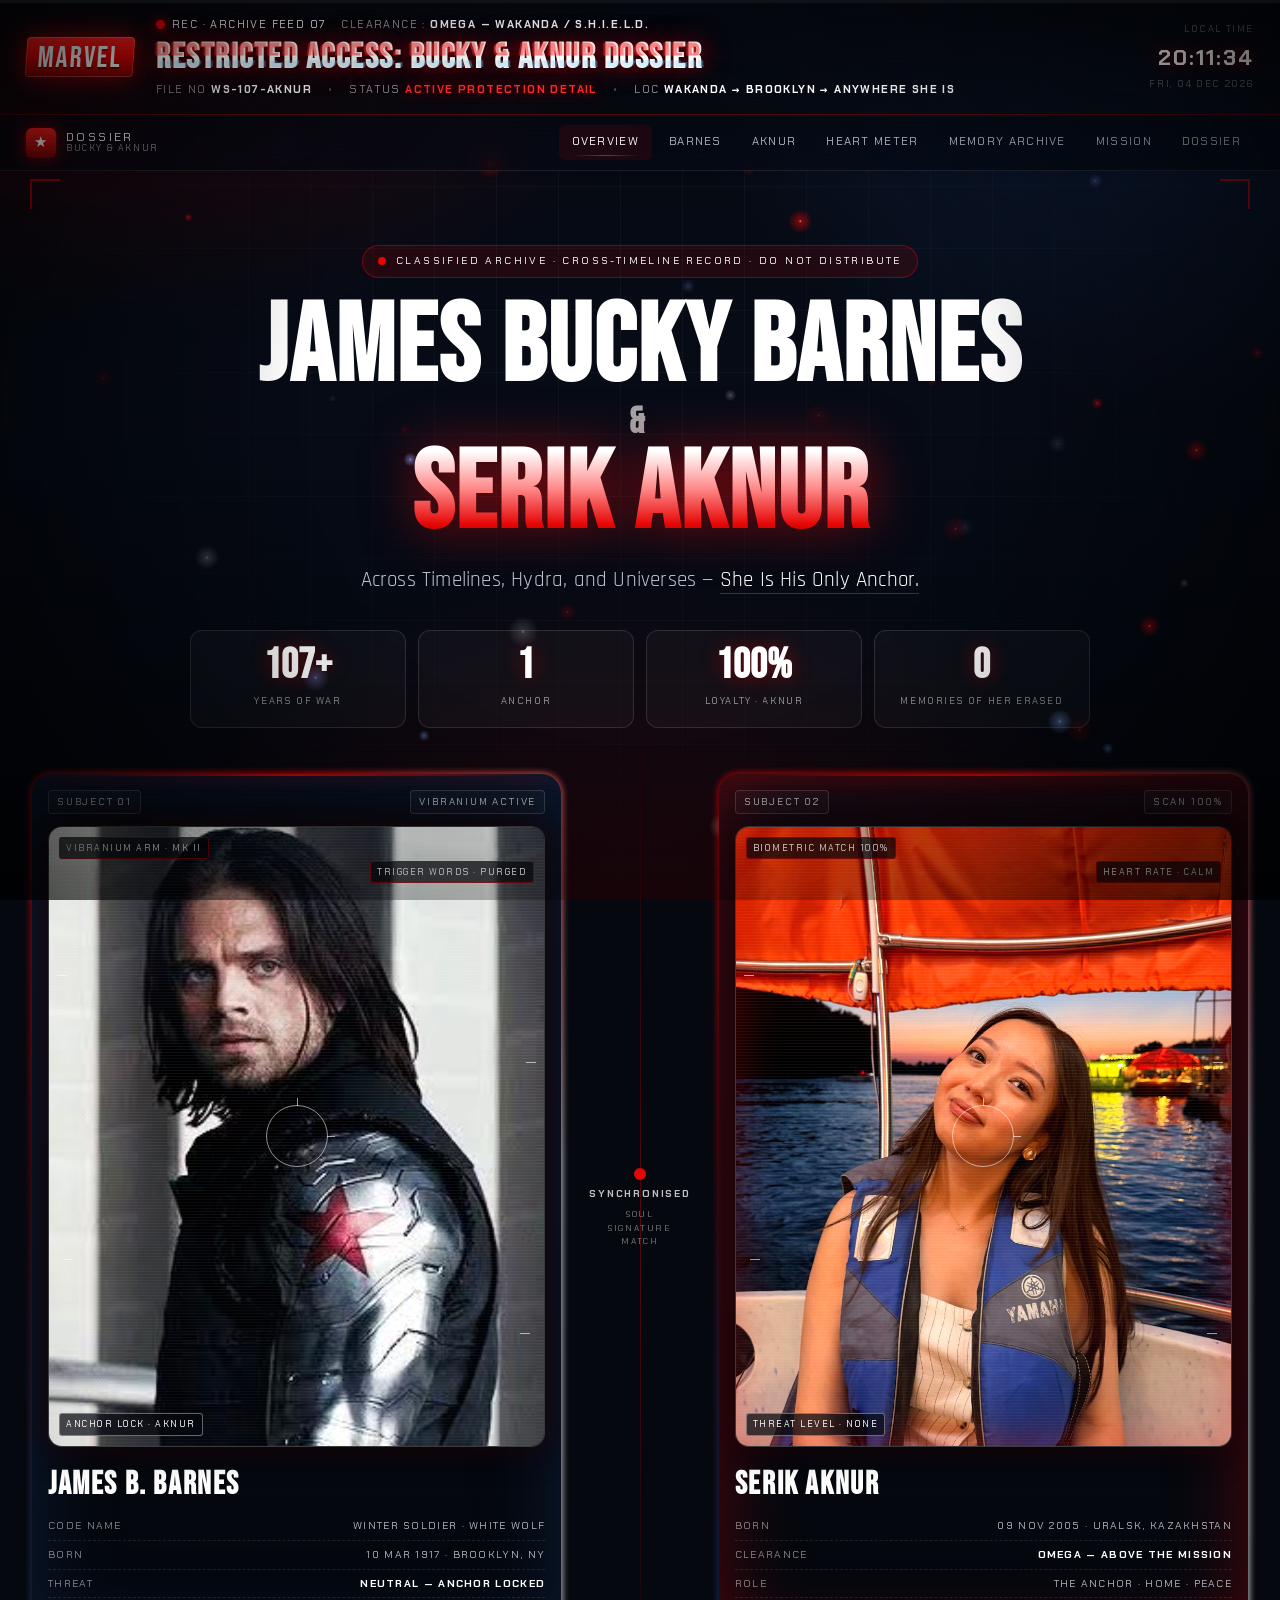
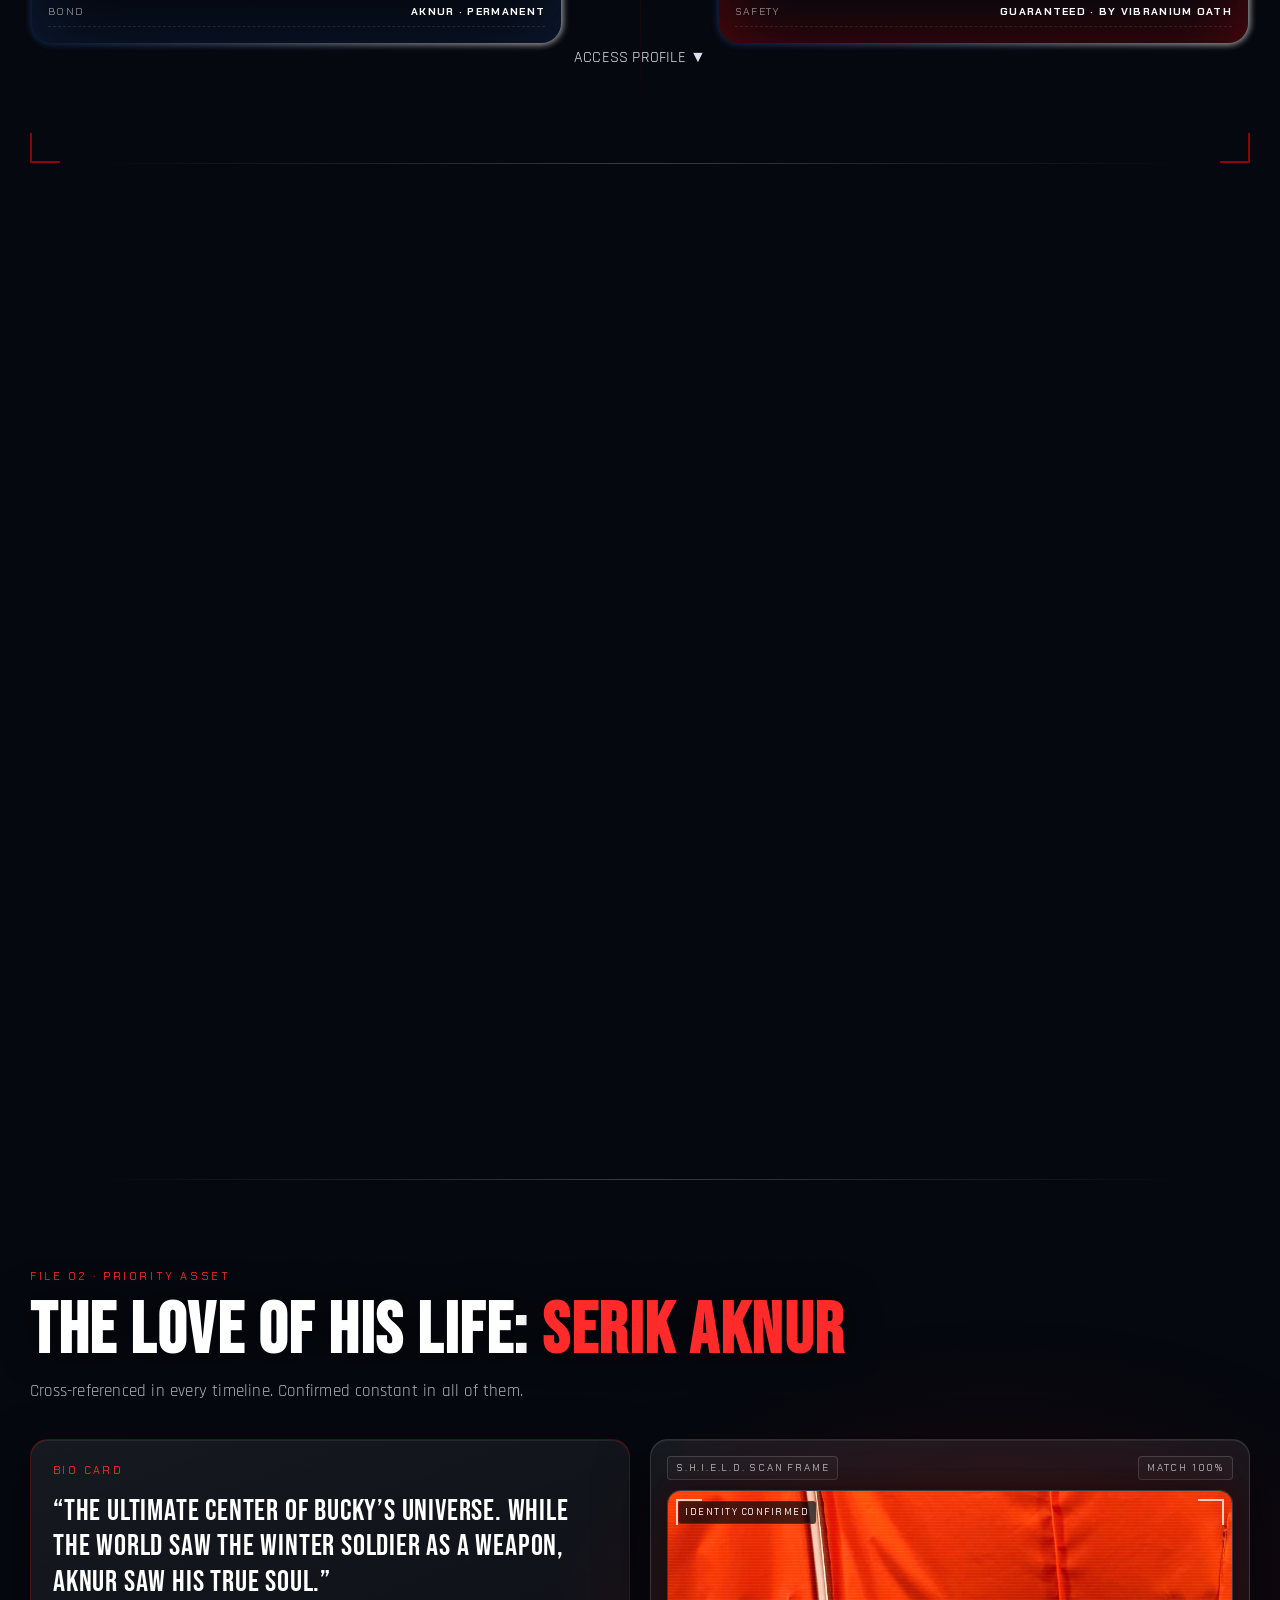
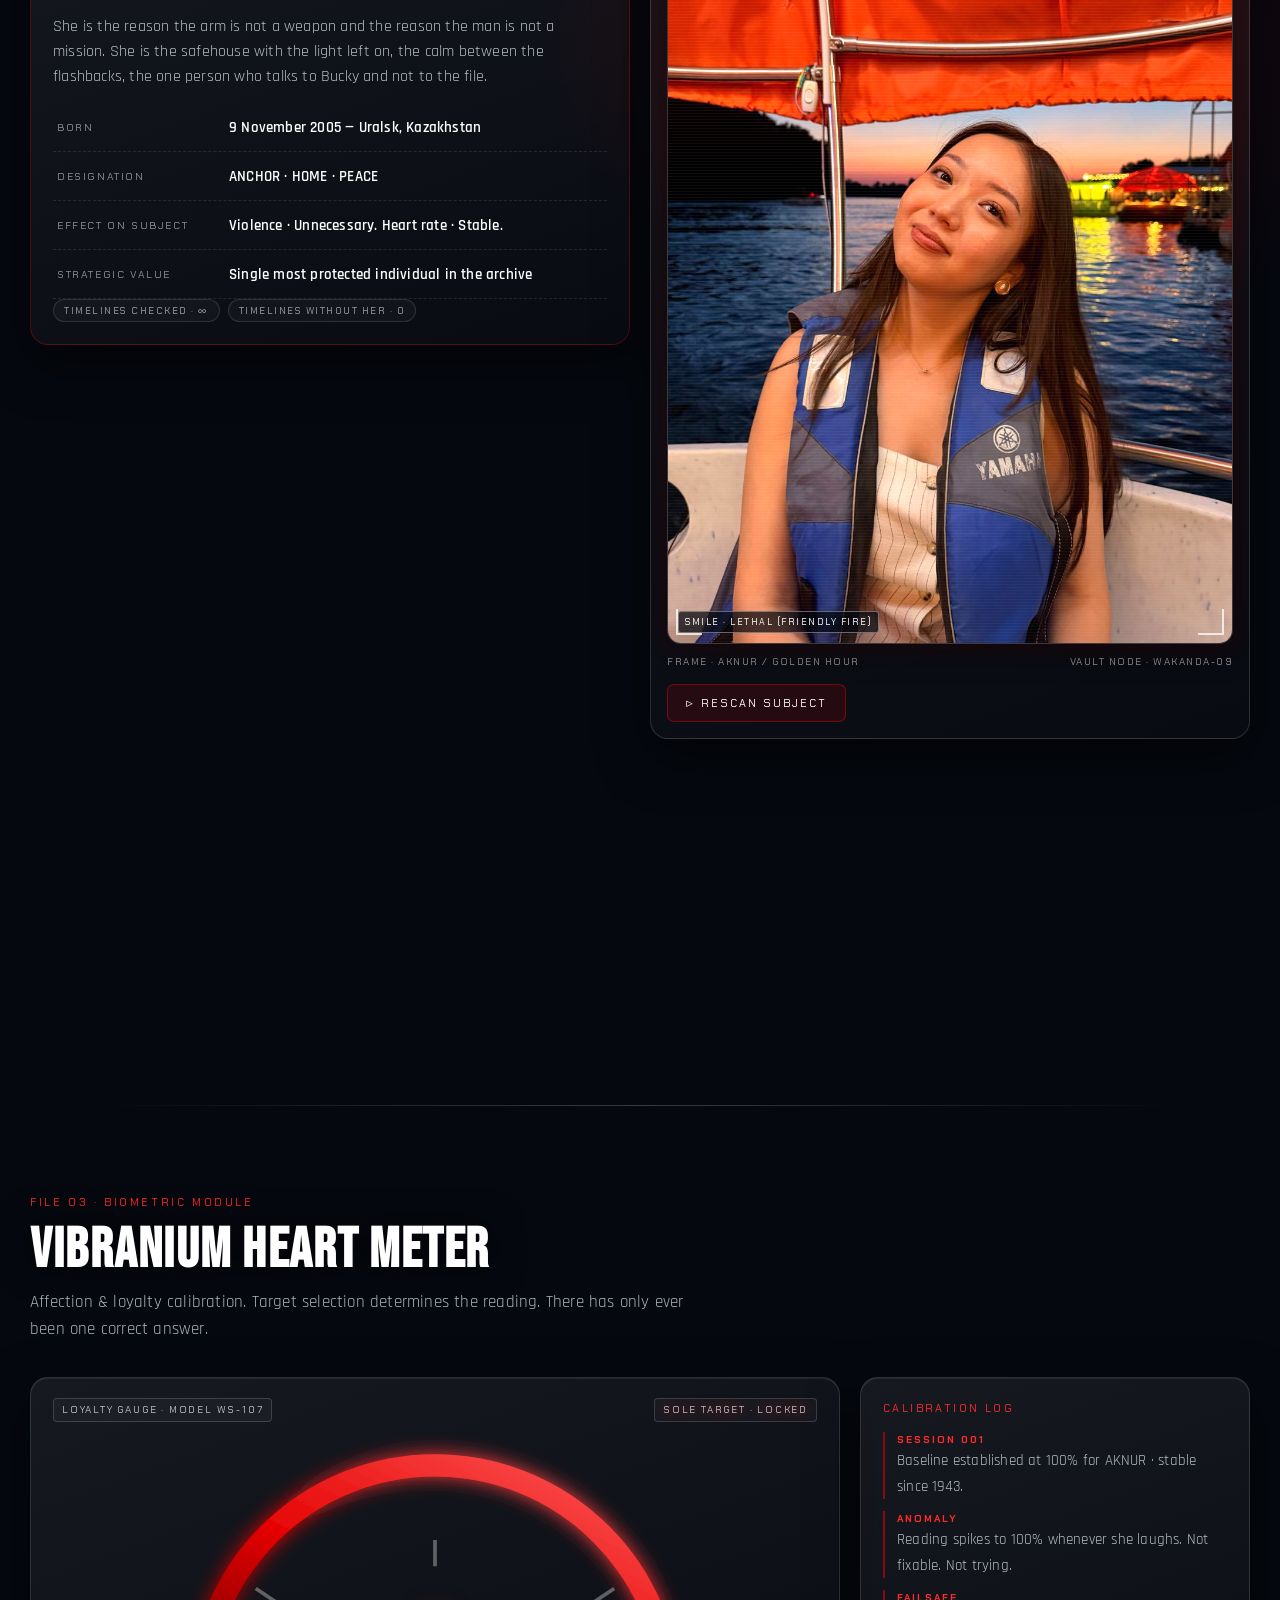
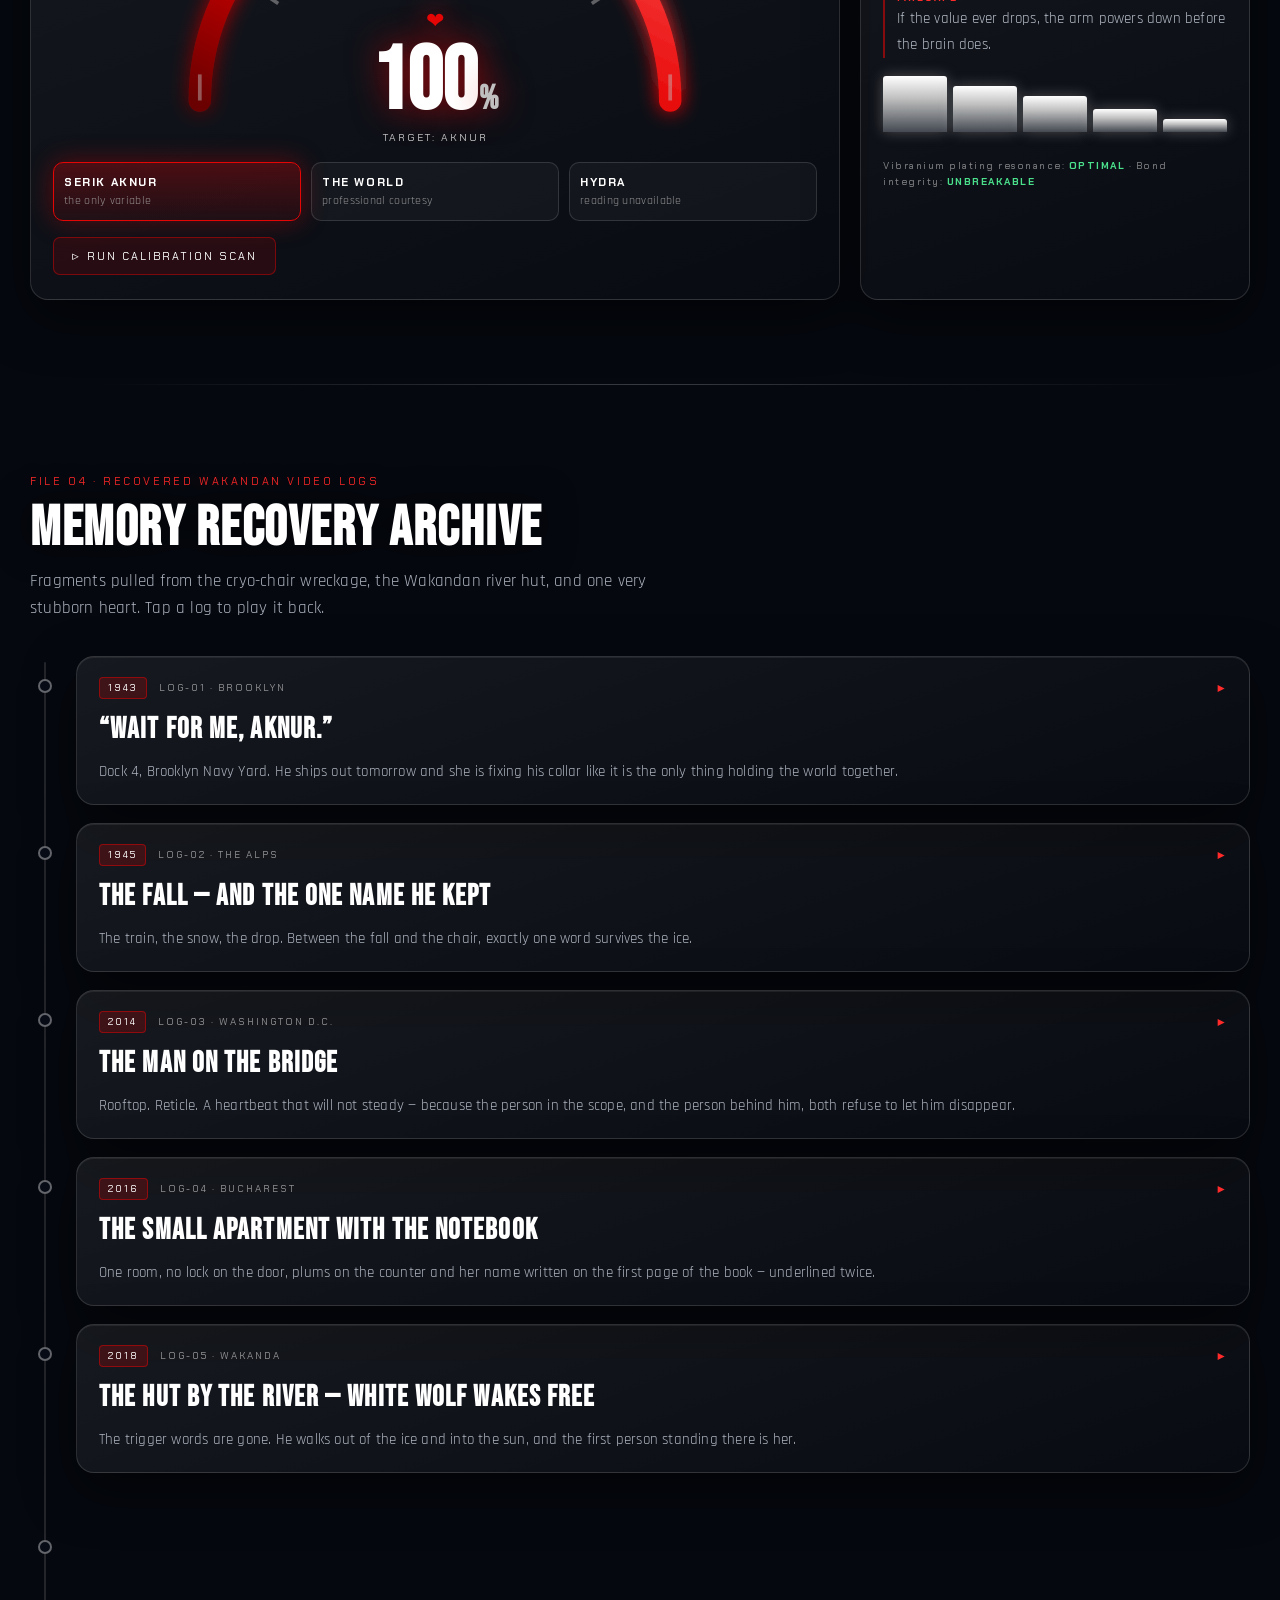
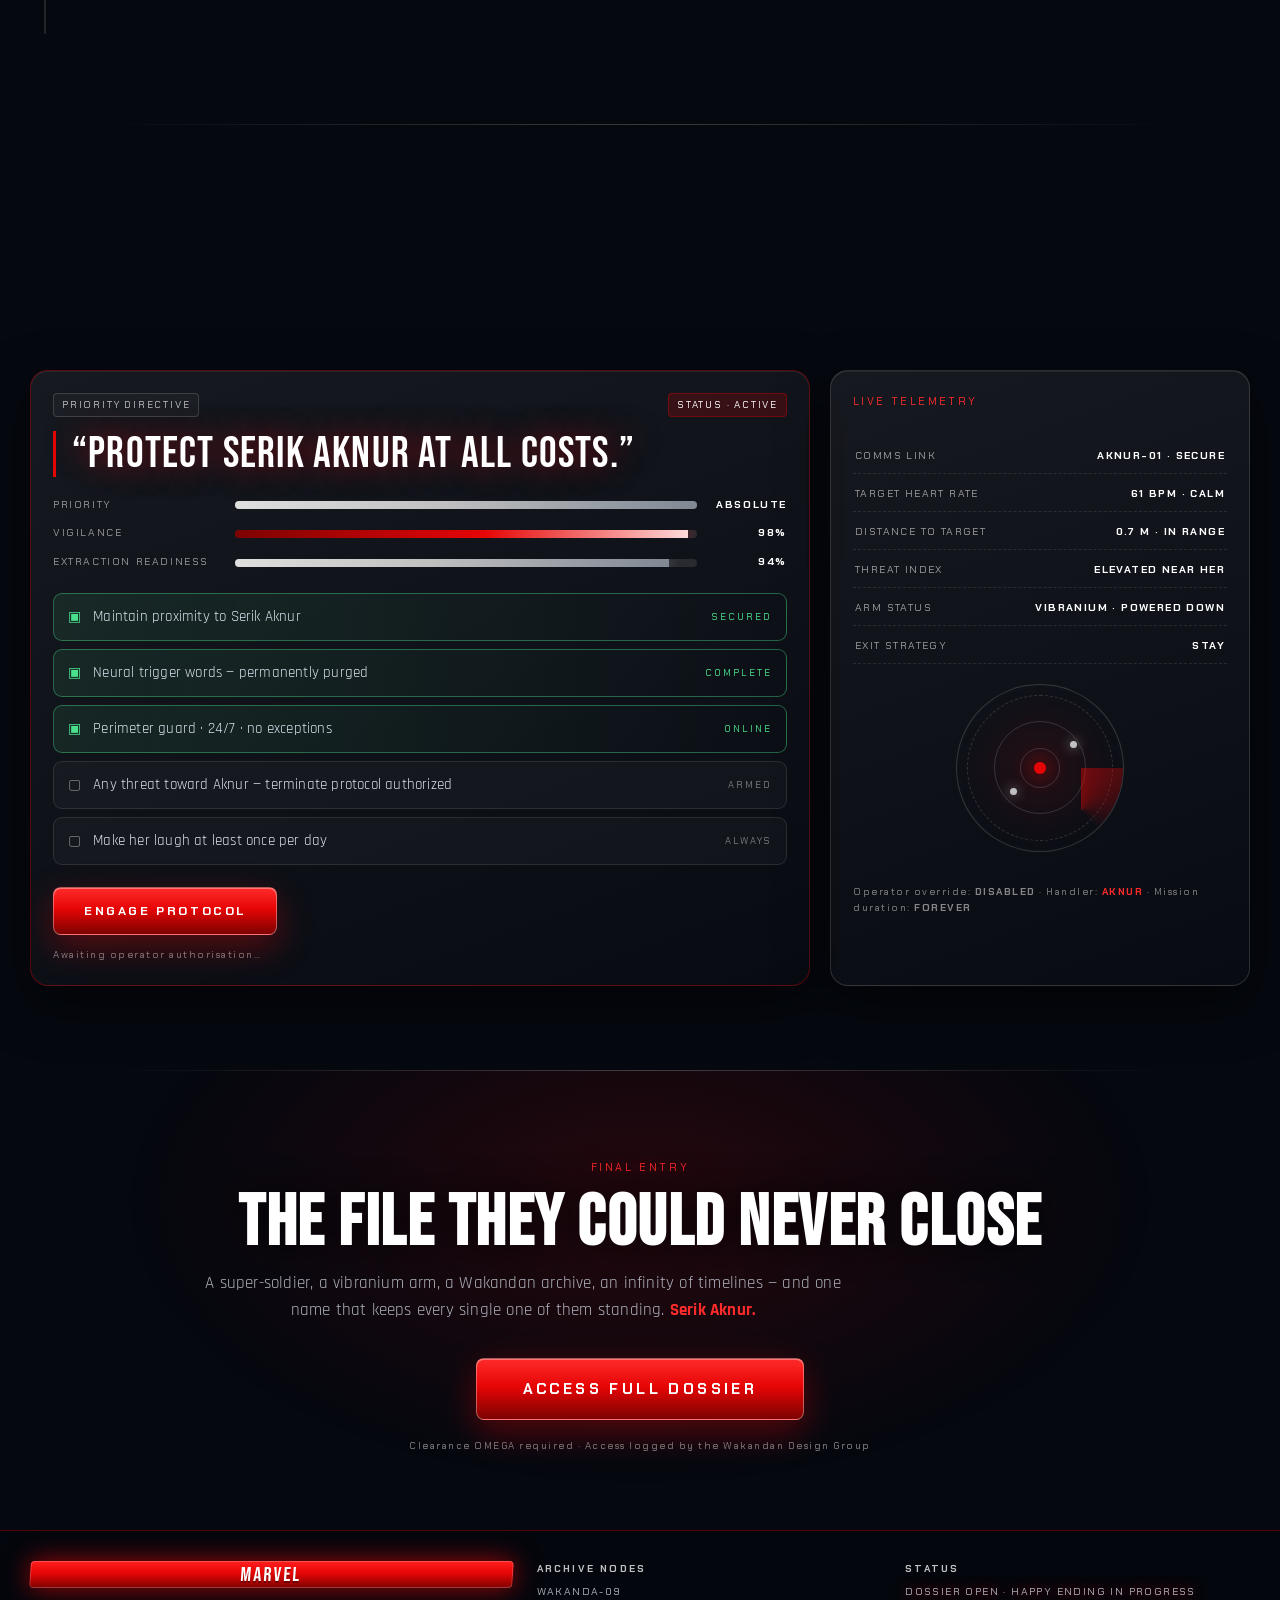
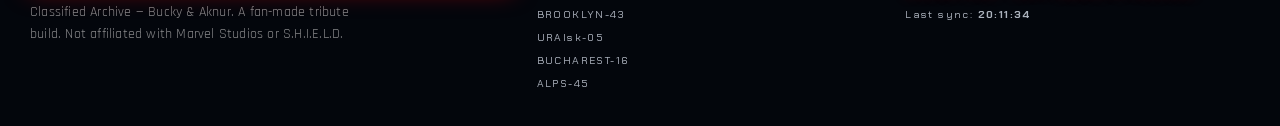
<file: bucky-aknur/index.html>
<!DOCTYPE html>
<html lang="en">
<head>
<meta charset="UTF-8">
<meta name="viewport" content="width=device-width, initial-scale=1.0">
<title>RESTRICTED — Bucky &amp; Aknur Dossier | Wakandan / S.H.I.E.L.D. Archive</title>
<meta name="description" content="Classified Wakandan / S.H.I.E.L.D. archive: James Buchanan 'Bucky' Barnes and Serik Aknur — across timelines, Hydra and universes, she is his only anchor.">
<meta name="theme-color" content="#05080f">
<link rel="preconnect" href="https://fonts.googleapis.com">
<link rel="preconnect" href="https://fonts.gstatic.com" crossorigin>
<link href="https://fonts.googleapis.com/css2?family=Bebas+Neue&family=Chakra+Petch:wght@400;500;600;700&family=Rajdhani:wght@400;500;600;700&display=swap" rel="stylesheet">
<link rel="stylesheet" href="style.css">
</head>
<body>

<!-- ============ AMBIENT LAYERS ============ -->
<canvas id="particles" aria-hidden="true"></canvas>
<div class="grid-layer" aria-hidden="true"></div>
<div class="scanlines" aria-hidden="true"></div>
<div class="vignette" aria-hidden="true"></div>
<div class="cursor-glow" id="cursorGlow" aria-hidden="true"></div>
<div class="scroll-progress" aria-hidden="true"><i id="scrollBar"></i></div>

<!-- ============ TOP BANNER / CLASSIFIED HEADER ============ -->
<header class="topbar" id="top">
  <div class="marvel-logo" aria-label="Marvel">
    <span>MARVEL</span>
  </div>

  <div class="classified">
    <div class="classified-row">
      <span class="rec"><i aria-hidden="true"></i>REC · ARCHIVE FEED 07</span>
      <span class="clearance">CLEARANCE&nbsp;:&nbsp;<b>OMEGA — WAKANDA / S.H.I.E.L.D.</b></span>
    </div>
    <h1 class="classified-title glitch" data-text="RESTRICTED ACCESS: BUCKY &amp; AKNUR DOSSIER" aria-hidden="true">RESTRICTED ACCESS: BUCKY &amp; AKNUR DOSSIER</h1>
    <p class="sr-only">Restricted access: Bucky and Aknur dossier — classified Wakandan and S.H.I.E.L.D. archive.</p>
    <div class="classified-row sub">
      <span>FILE&nbsp;NO&nbsp;<b>WS-107-AKNUR</b></span>
      <span class="dot" aria-hidden="true">•</span>
      <span>STATUS&nbsp;<b class="live">ACTIVE PROTECTION DETAIL</b></span>
      <span class="dot" aria-hidden="true">•</span>
      <span>LOC&nbsp;<b>WAKANDA → BROOKLYN → ANYWHERE SHE IS</b></span>
    </div>
  </div>

  <div class="clock">
    <span class="clock-label">LOCAL TIME</span>
    <b id="clock">--:--:--</b>
    <span class="clock-label" id="clockDate">SYNCING ARCHIVE…</span>
  </div>
</header>

<!-- ============ NAV ============ -->
<nav class="nav" id="nav">
  <a class="brand" href="#top">
    <span class="brand-mark" aria-hidden="true">★</span>
    <span class="brand-text">DOSSIER<small>BUCKY &amp; AKNUR</small></span>
  </a>
  <button class="burger" id="burger" aria-label="Toggle navigation" aria-expanded="false">☰</button>
  <div class="links" id="links">
    <a href="#hero" class="active">Overview</a>
    <a href="#bucky">Barnes</a>
    <a href="#aknur">Aknur</a>
    <a href="#heartmeter">Heart Meter</a>
    <a href="#memory">Memory Archive</a>
    <a href="#mission">Mission</a>
    <a href="#dossier">Dossier</a>
  </div>
</nav>

<main>

<!-- ============ HERO ============ -->
<section class="hero" id="hero">
  <div class="hero-hud" aria-hidden="true">
    <span class="corner tl"></span><span class="corner tr"></span>
    <span class="corner bl"></span><span class="corner br"></span>
    <span class="crosshair"></span>
  </div>

  <p class="kicker reveal"><span class="pulse-dot" aria-hidden="true"></span>CLASSIFIED ARCHIVE · CROSS-TIMELINE RECORD · DO NOT DISTRIBUTE</p>

  <h2 class="hero-title reveal">
    <span class="line">JAMES BUCKY BARNES</span>
    <span class="amp">&amp;</span>
    <span class="line accent">SERIK AKNUR</span>
  </h2>

  <p class="hero-sub reveal">
    Across Timelines, Hydra, and Universes — <em>She Is His Only Anchor.</em>
  </p>

  <div class="hero-stats reveal">
    <div class="stat"><b data-count="107" data-suffix="+">0</b><span>Years of War</span></div>
    <div class="stat"><b data-count="1" data-suffix="">0</b><span>Anchor</span></div>
    <div class="stat"><b data-count="100" data-suffix="%">0</b><span>Loyalty · Aknur</span></div>
    <div class="stat"><b data-count="0" data-suffix="">0</b><span>Memories Of Her Erased</span></div>
  </div>

  <!-- DUAL SHOWCASE -->
  <div class="showcase">

    <!-- BUCKY FRAME -->
    <article class="frame frame-bucky reveal" aria-labelledby="buckyFrameLabel">
      <div class="frame-inner">
        <div class="frame-hud" aria-hidden="true">
          <span class="hud-tag">SUBJECT 01</span>
          <span class="hud-tag right" id="buckyScan">SCANNING…</span>
        </div>

        <div class="photo-shell photo-bucky" data-scan-target>
          <img src="assets/bucky-barnes.jpg" alt="James Buchanan “Bucky” Barnes — the Winter Soldier, vibranium arm and red star on the shoulder">
          <div class="photo-tint" aria-hidden="true"></div>
          <div class="shield-scan" aria-hidden="true">
            <span class="scanbeam"></span>
            <span class="reticle"></span>
            <span class="tick t1"></span><span class="tick t2"></span>
            <span class="tick t3"></span><span class="tick t4"></span>
            <span class="bio-tag bt1">VIBRANIUM ARM · MK II</span>
            <span class="bio-tag bt2">TRIGGER WORDS · PURGED</span>
            <span class="bio-tag bt3">ANCHOR LOCK · AKNUR</span>
          </div>
        </div>

        <div class="frame-meta">
          <h3 id="buckyFrameLabel">JAMES B. BARNES</h3>
          <p><span>CODE NAME</span> WINTER SOLDIER · WHITE WOLF</p>
          <p><span>BORN</span> 10 MAR 1917 · BROOKLYN, NY</p>
          <p><span>THREAT</span> <b class="warn">NEUTRAL — ANCHOR LOCKED</b></p>
          <p><span>BOND</span> <b class="ok">AKNUR · PERMANENT</b></p>
        </div>

        <div class="scan-line" aria-hidden="true"></div>
      </div>
    </article>

    <div class="showcase-link" aria-hidden="true">
      <span class="link-pulse"></span>
      <b>SYNCHRONISED</b>
      <span class="link-sub">SOUL SIGNATURE MATCH</span>
    </div>

    <!-- AKNUR FRAME -->
    <article class="frame frame-aknur is-scanned reveal" data-scan-target aria-labelledby="aknurFrameLabel">
      <div class="frame-inner">
        <div class="frame-hud" aria-hidden="true">
          <span class="hud-tag">SUBJECT 02</span>
          <span class="hud-tag right" id="aknurScan">SCAN 100%</span>
        </div>

        <div class="photo-shell">
          <img src="assets/serik-aknur.jpg" alt="Serik Aknur — the love of Bucky Barnes' life, photographed at sunset on the water">
          <div class="photo-tint" aria-hidden="true"></div>
          <div class="shield-scan" aria-hidden="true">
            <span class="scanbeam"></span>
            <span class="reticle"></span>
            <span class="tick t1"></span><span class="tick t2"></span>
            <span class="tick t3"></span><span class="tick t4"></span>
            <span class="bio-tag bt1">BIOMETRIC MATCH 100%</span>
            <span class="bio-tag bt2">HEART RATE · CALM</span>
            <span class="bio-tag bt3">THREAT LEVEL · NONE</span>
          </div>
        </div>

        <div class="frame-meta">
          <h3 id="aknurFrameLabel">SERIK AKNUR</h3>
          <p><span>BORN</span> 09 NOV 2005 · URALSK, KAZAKHSTAN</p>
          <p><span>CLEARANCE</span> <b class="ok">OMEGA — ABOVE THE MISSION</b></p>
          <p><span>ROLE</span> THE ANCHOR · HOME · PEACE</p>
          <p><span>SAFETY</span> <b class="ok">GUARANTEED · BY VIBRANIUM OATH</b></p>
        </div>

        <div class="scan-line" aria-hidden="true"></div>
      </div>
    </article>
  </div>

  <a class="scroll-cue" href="#bucky" aria-label="Scroll to Barnes profile">
    <span>ACCESS PROFILE</span>
    <i aria-hidden="true">▼</i>
  </a>
</section>

<!-- ============ BUCKY PROFILE ============ -->
<section class="section" id="bucky">
  <div class="wrap">
    <header class="section-head reveal">
      <span class="eyebrow">FILE 01 · SUBJECT RECORD</span>
      <h2>BARNES, JAMES BUCHANAN <small>“BUCKY”</small></h2>
      <p class="section-sub">
        A man the century tried to erase four times. The one page Hydra could never tear out: <b class="accent">her</b>.
      </p>
    </header>

    <div class="grid grid-profile">
      <div class="glass panel reveal">
        <h3 class="panel-title">PERSONAL PROFILE</h3>
        <ul class="datalist">
          <li><span>NAME</span><b>James Buchanan “Bucky” Barnes</b></li>
          <li><span>AGE</span><b>107+ Years (Chronological) / Forever Dedicated to Aknur</b></li>
          <li><span>STATUS</span><b class="ok">White Wolf / Protected by Serik Aknur</b></li>
          <li><span>BORN</span><b>March 10, 1917 — Brooklyn, New York</b></li>
          <li><span>AFFILIATION</span><b>Howling Commandos · S.H.I.E.L.D. (reinstated) · Wakanda</b></li>
          <li><span>ENHANCEMENT</span><b>Vibranium cybernetic left arm — Wakandan upgrade</b></li>
          <li><span>TRIGGER WORDS</span><b class="line-through">PURGED &amp; MELTED FROM THE ARCHIVE</b></li>
          <li><span>PRIMARY ANCHOR</span><b class="accent">SERIK AKNUR — IRREPLACEABLE</b></li>
        </ul>
      </div>

      <div class="glass panel panel-note reveal">
        <span class="note-flag">SPECIAL NOTE · HANDLER MARGIN</span>
        <blockquote class="special-note">
          “Aknur is the only memory Hydra could never erase.”
        </blockquote>
        <p class="note-body">
          Every wipe took a name, a face, a city. The chair took seventy years of Brooklyn.
          It never once took <b class="accent">her</b>. Not the laugh, not the way she says his
          full name when she is mad, not the way the room gets quiet when she walks in.
          He came out of the cold remembering exactly one thing — and it was Serik.
        </p>
        <div class="meta-strip">
          <span>WIPE ATTEMPTS · 25</span><span>MEMORIES OF AKNUR LOST · 0</span>
        </div>
      </div>
    </div>

    <div class="grid grid-triple">
      <div class="glass mini reveal">
        <span class="mini-id">REC · 1943</span>
        <h4>Before The War</h4>
        <p>Brooklyn rooftops, one shared coat, and a promise that he would always come back to her. He kept it — it just took him 70 years.</p>
      </div>
      <div class="glass mini reveal">
        <span class="mini-id">REC · 2014</span>
        <h4>The Man On The Bridge</h4>
        <p>“Who the hell is Bucky?” The world knew the question. Aknur already knew the answer, and she never stopped saying his name.</p>
      </div>
      <div class="glass mini reveal">
        <span class="mini-id">REC · NOW</span>
        <h4>White Wolf, Off The Leash</h4>
        <p>Unfrozen, unarmed, unbothered. Tracked by every intelligence agency on Earth — and one girl with a sunset and a boat.</p>
      </div>
    </div>
  </div>
</section>

<!-- ============ AKNUR / LOVE INTEREST ============ -->
<section class="section section-aknur" id="aknur">
  <div class="wrap">
    <header class="section-head reveal">
      <span class="eyebrow">FILE 02 · PRIORITY ASSET</span>
      <h2 class="huge">THE LOVE OF HIS LIFE: <span class="accent">SERIK AKNUR</span></h2>
      <p class="section-sub">Cross-referenced in every timeline. Confirmed constant in all of them.</p>
    </header>

    <div class="grid grid-love">
      <div class="glass panel bio-card reveal">
        <span class="panel-tag">BIO CARD</span>
        <p class="bio-text">
          “The ultimate center of Bucky’s universe. While the world saw the Winter Soldier as a
          weapon, Aknur saw his true soul.”
        </p>
        <p class="bio-body">
          She is the reason the arm is not a weapon and the reason the man is not a mission.
          She is the safehouse with the light left on, the calm between the flashbacks,
          the one person who talks to Bucky and not to the file.
        </p>

        <ul class="datalist tight">
          <li><span>BORN</span><b>9 November 2005 — Uralsk, Kazakhstan</b></li>
          <li><span>DESIGNATION</span><b class="accent">ANCHOR · HOME · PEACE</b></li>
          <li><span>EFFECT ON SUBJECT</span><b class="ok">Violence · Unnecessary. Heart rate · Stable.</b></li>
          <li><span>STRATEGIC VALUE</span><b>Single most protected individual in the archive</b></li>
        </ul>

        <div class="meta-strip">
          <span>TIMELINES CHECKED · ∞</span><span>TIMELINES WITHOUT HER · 0</span>
        </div>
      </div>

      <div class="glass scanframe reveal">
        <div class="scanframe-head">
          <span class="hud-tag">S.H.I.E.L.D. SCAN FRAME</span>
          <span class="hud-tag right ok">MATCH 100%</span>
        </div>
        <div class="photo-shell tall" data-scan-target>
          <img src="assets/serik-aknur.jpg" alt="Retinal and biometric scan frame dedicated to Serik Aknur">
          <div class="photo-tint" aria-hidden="true"></div>
          <div class="shield-scan" aria-hidden="true">
            <span class="scanbeam"></span>
            <span class="corner-2 tl"></span><span class="corner-2 tr"></span>
            <span class="corner-2 bl"></span><span class="corner-2 br"></span>
            <span class="bio-tag bt1">IDENTITY CONFIRMED</span>
            <span class="bio-tag bt3">SMILE · LETHAL (FRIENDLY FIRE)</span>
          </div>
        </div>
        <div class="scanframe-foot">
          <span>FRAME · AKNUR / GOLDEN HOUR</span>
          <span>VAULT NODE · WAKANDA-09</span>
        </div>
        <button class="btn-ghost" type="button" data-rescan>▷ RESCAN SUBJECT</button>
      </div>
    </div>

    <!-- INTERACTIVE QUOTE -->
    <div class="quote-block glass reveal" id="quoteBlock">
      <span class="quote-mark" aria-hidden="true">“</span>
      <p class="quote-text" id="quoteText">You are my peace after a hundred years of war.</p>
      <p class="quote-cite" id="quoteCite">— Bucky Barnes</p>
      <div class="quote-dots" id="quoteDots" role="tablist" aria-label="Select a recovered quote"></div>
      <button class="btn-ghost small" type="button" id="quoteNext">↻ NEXT RECOVERED QUOTE</button>
    </div>
  </div>
</section>

<!-- ============ VIBRANIUM HEART METER ============ -->
<section class="section" id="heartmeter">
  <div class="wrap">
    <header class="section-head reveal">
      <span class="eyebrow">FILE 03 · BIOMETRIC MODULE</span>
      <h2>VIBRANIUM HEART METER</h2>
      <p class="section-sub">Affection &amp; loyalty calibration. Target selection determines the reading. There has only ever been one correct answer.</p>
    </header>

    <div class="grid grid-meter">
      <div class="glass meter-panel reveal">
        <div class="meter-head">
          <span class="hud-tag">LOYALTY GAUGE · MODEL WS-107</span>
          <span class="hud-tag right live" id="meterState">STANDBY</span>
        </div>

        <div class="gauge-wrap">
          <svg class="gauge" viewBox="0 0 300 170" role="img" aria-labelledby="gaugeLabel">
            <title id="gaugeLabel">Vibranium heart meter reading</title>
            <defs>
              <linearGradient id="gaugeGrad" x1="0" y1="1" x2="1" y2="0">
                <stop offset="0%" stop-color="#6b0000"/>
                <stop offset="45%" stop-color="#E60505"/>
                <stop offset="100%" stop-color="#ff5a5a"/>
              </linearGradient>
              <filter id="gaugeGlow" x="-30%" y="-30%" width="160%" height="160%">
                <feGaussianBlur stdDeviation="5" result="gb"/>
                <feMerge><feMergeNode in="gb"/><feMergeNode in="SourceGraphic"/></feMerge>
              </filter>
            </defs>
            <path class="gauge-track" d="M 24 146 A 126 126 0 0 1 276 146"/>
            <path class="gauge-fill" id="gaugeFill" d="M 24 146 A 126 126 0 0 1 276 146" filter="url(#gaugeGlow)"/>
            <g class="gauge-ticks" aria-hidden="true">
              <line x1="24" y1="146" x2="24" y2="132"/><line x1="54" y1="86" x2="66" y2="94"/>
              <line x1="150" y1="60" x2="150" y2="74"/><line x1="246" y1="86" x2="234" y2="94"/>
              <line x1="276" y1="146" x2="276" y2="132"/>
            </g>
          </svg>
          <div class="gauge-center">
            <span class="heart" aria-hidden="true">❤</span>
            <b id="meterValue">0<i>%</i></b>
            <span class="meter-target" id="meterTarget">TARGET: —</span>
          </div>
        </div>

        <div class="target-picker" role="group" aria-label="Select affection target">
          <button class="target active" type="button" data-target="AKNUR" data-value="100">
            <b>SERIK AKNUR</b><small>the only variable</small>
          </button>
          <button class="target" type="button" data-target="THE WORLD" data-value="12">
            <b>THE WORLD</b><small>professional courtesy</small>
          </button>
          <button class="target" type="button" data-target="HYDRA" data-value="0">
            <b>HYDRA</b><small>reading unavailable</small>
          </button>
        </div>

        <button class="btn-ghost" type="button" id="meterScan">▷ RUN CALIBRATION SCAN</button>
      </div>

      <div class="glass heart-log reveal">
        <span class="panel-tag">CALIBRATION LOG</span>
        <ul class="log-list" id="heartLog">
          <li><b>SESSION 001</b><span>Baseline established at 100% for AKNUR · stable since 1943.</span></li>
          <li><b>ANOMALY</b><span>Reading spikes to 100% whenever she laughs. Not fixable. Not trying.</span></li>
          <li><b>FAILSAFE</b><span>If the value ever drops, the arm powers down before the brain does.</span></li>
        </ul>
        <div class="vibranium-bar" aria-hidden="true">
          <i style="--w:100%"></i><i style="--w:82%"></i><i style="--w:64%"></i><i style="--w:41%"></i><i style="--w:23%"></i>
        </div>
        <p class="fine">Vibranium plating resonance: <b class="ok">OPTIMAL</b> · Bond integrity: <b class="ok">UNBREAKABLE</b></p>
      </div>
    </div>
  </div>
</section>

<!-- ============ MEMORY RECOVERY ARCHIVE ============ -->
<section class="section" id="memory">
  <div class="wrap">
    <header class="section-head reveal">
      <span class="eyebrow">FILE 04 · RECOVERED WAKANDAN VIDEO LOGS</span>
      <h2>MEMORY RECOVERY ARCHIVE</h2>
      <p class="section-sub">Fragments pulled from the cryo-chair wreckage, the Wakandan river hut, and one very stubborn heart. Tap a log to play it back.</p>
    </header>

    <div class="timeline" id="timeline">
      <div class="timeline-spine" aria-hidden="true"><i id="spineFill"></i></div>

      <article class="tlog glass reveal" data-log="LOG-01">
        <div class="tlog-head">
          <span class="tlog-year">1943</span>
          <span class="tlog-id">LOG-01 · BROOKLYN</span>
          <span class="tlog-play" aria-hidden="true">▶</span>
        </div>
        <h3>“Wait For Me, Aknur.”</h3>
        <p class="tlog-line">Dock 4, Brooklyn Navy Yard. He ships out tomorrow and she is fixing his collar like it is the only thing holding the world together.</p>
        <div class="tlog-body">
          <p class="transcript" data-typing="SERIK: Come back, Bucky. Not as a soldier. As you.||BUCKY: I'll come back. Different maybe. But I'll come back to you.||— LOG ENDS. DEPARTURE: 06:00 —"></p>
          <div class="scrubber" aria-hidden="true"><i></i></div>
        </div>
      </article>

      <article class="tlog glass reveal" data-log="LOG-02">
        <div class="tlog-head">
          <span class="tlog-year">1945</span>
          <span class="tlog-id">LOG-02 · THE ALPS</span>
          <span class="tlog-play" aria-hidden="true">▶</span>
        </div>
        <h3>The Fall — And The One Name He Kept</h3>
        <p class="tlog-line">The train, the snow, the drop. Between the fall and the chair, exactly one word survives the ice.</p>
        <div class="tlog-body">
          <p class="transcript" data-typing="AUDIO FRAGMENT · DISTRESSED: —Ak... nur... —||ANALYSIS: SUBJECT RETAINS SINGLE ANCHOR UNDER EXTREME TRAUMA.||HYDRA NOTE: 'UNEXPLAINED RESIDUAL. SCHEDULE WIPE.' —"></p>
          <div class="scrubber" aria-hidden="true"><i></i></div>
        </div>
      </article>

      <article class="tlog glass reveal" data-log="LOG-03">
        <div class="tlog-head">
          <span class="tlog-year">2014</span>
          <span class="tlog-id">LOG-03 · WASHINGTON D.C.</span>
          <span class="tlog-play" aria-hidden="true">▶</span>
        </div>
        <h3>The Man On The Bridge</h3>
        <p class="tlog-line">Rooftop. Reticle. A heartbeat that will not steady — because the person in the scope, and the person behind him, both refuse to let him disappear.</p>
        <div class="tlog-body">
          <p class="transcript" data-typing="BUCKY: Who the hell is Bucky?||SERIK: Don't do that. You know exactly who you are.||AKNUR FILE: 'HE REMEMBERED MY VOICE BEFORE HE REMEMBERED HIS NAME.' —"></p>
          <div class="scrubber" aria-hidden="true"><i></i></div>
        </div>
      </article>

      <article class="tlog glass reveal" data-log="LOG-04">
        <div class="tlog-head">
          <span class="tlog-year">2016</span>
          <span class="tlog-id">LOG-04 · BUCHAREST</span>
          <span class="tlog-play" aria-hidden="true">▶</span>
        </div>
        <h3>The Small Apartment With The Notebook</h3>
        <p class="tlog-line">One room, no lock on the door, plums on the counter and her name written on the first page of the book — underlined twice.</p>
        <div class="tlog-body">
          <p class="transcript" data-typing="NOTEBOOK ENTRY 14: Buy plums. Fix window. Call Aknur — SHE IS THE FIRST LINE ON EVERY PAGE.||CAMERA 3: SUBJECT SMILES AT 04:12. NO THREAT DETECTED. —"></p>
          <div class="scrubber" aria-hidden="true"><i></i></div>
        </div>
      </article>

      <article class="tlog glass reveal" data-log="LOG-05">
        <div class="tlog-head">
          <span class="tlog-year">2018</span>
          <span class="tlog-id">LOG-05 · WAKANDA</span>
          <span class="tlog-play" aria-hidden="true">▶</span>
        </div>
        <h3>The Hut By The River — White Wolf Wakes Free</h3>
        <p class="tlog-line">The trigger words are gone. He walks out of the ice and into the sun, and the first person standing there is her.</p>
        <div class="tlog-body">
          <p class="transcript" data-typing="SHURI: No more words. You are free, Barnes.||BUCKY: Then I have somewhere to be.||RIVER HUT · SUNSET: TWO CHAIRS. HER PICTURE ON THE SHELF FACING THE DOOR. —"></p>
          <div class="scrubber" aria-hidden="true"><i></i></div>
        </div>
      </article>

      <article class="tlog glass reveal" data-log="LOG-06">
        <div class="tlog-head">
          <span class="tlog-year">∞</span>
          <span class="tlog-id">LOG-06 · EVERY TIMELINE</span>
          <span class="tlog-play" aria-hidden="true">▶</span>
        </div>
        <h3>The Vow (Repeats In Every Timeline)</h3>
        <p class="tlog-line">Every branch, every universe, every version of him finds the same face. The archive stopped being surprised decades ago.</p>
        <div class="tlog-body">
          <p class="transcript" data-typing="TIMELINE 1: Found her.||TIMELINE 617: Found her.||TIMELINE 838: Found her.||ALL BRANCHES: 「AKNUR」 — CONSTANT. —||BUCKY: Wherever you are, that's the mission. —"></p>
          <div class="scrubber" aria-hidden="true"><i></i></div>
        </div>
      </article>
    </div>
  </div>
</section>

<!-- ============ MISSION PROTOCOL ============ -->
<section class="section" id="mission">
  <div class="wrap">
    <header class="section-head reveal">
      <span class="eyebrow">FILE 05 · ACTIVE HUD DASHBOARD</span>
      <h2>MISSION PROTOCOL: <span class="accent">PROTECT AKNUR</span></h2>
      <p class="section-sub">All other assignments deferred. Permanently.</p>
    </header>

    <div class="grid grid-mission">
      <div class="glass hud-panel reveal">
        <div class="hud-top">
          <span class="hud-tag">PRIORITY DIRECTIVE</span>
          <span class="hud-tag right danger">STATUS · ACTIVE</span>
        </div>

        <p class="mission-order">“Protect Serik Aknur at all costs.”</p>

        <div class="hud-meters">
          <div class="hmeter">
            <span>PRIORITY</span>
            <div class="hmeter-bar"><i style="--w:100%"></i></div>
            <b>ABSOLUTE</b>
          </div>
          <div class="hmeter">
            <span>VIGILANCE</span>
            <div class="hmeter-bar red"><i style="--w:98%"></i></div>
            <b>98%</b>
          </div>
          <div class="hmeter">
            <span>EXTRACTION READINESS</span>
            <div class="hmeter-bar"><i style="--w:94%"></i></div>
            <b>94%</b>
          </div>
        </div>

        <ul class="objectives" id="objectives">
          <li data-obj>Maintain proximity to Serik Aknur<span class="obj-state">SECURED</span></li>
          <li data-obj>Neural trigger words — permanently purged<span class="obj-state">COMPLETE</span></li>
          <li data-obj>Perimeter guard · 24/7 · no exceptions<span class="obj-state">ONLINE</span></li>
          <li data-obj>Any threat toward Aknur — terminate protocol authorized<span class="obj-state">ARMED</span></li>
          <li data-obj>Make her laugh at least once per day<span class="obj-state">ALWAYS</span></li>
        </ul>

        <button class="btn-primary" type="button" id="engage">
          <span class="btn-label">ENGAGE PROTOCOL</span>
          <span class="btn-shimmer" aria-hidden="true"></span>
        </button>
        <p class="fine" id="engageMsg">Awaiting operator authorisation…</p>
      </div>

      <div class="glass telemetry reveal">
        <span class="panel-tag">LIVE TELEMETRY</span>
        <div class="tele">
          <div class="tele-row"><span>COMMS LINK</span><b class="ok">AKNUR-01 · SECURE</b></div>
          <div class="tele-row"><span>TARGET HEART RATE</span><b id="teleHr">— BPM · CALM</b></div>
          <div class="tele-row"><span>DISTANCE TO TARGET</span><b id="teleDist">— M</b></div>
          <div class="tele-row"><span>THREAT INDEX</span><b class="warn" id="teleThreat">ELEVATED NEAR HER</b></div>
          <div class="tele-row"><span>ARM STATUS</span><b>VIBRANIUM · POWERED DOWN</b></div>
          <div class="tele-row"><span>EXIT STRATEGY</span><b class="accent">STAY</b></div>
        </div>
        <div class="radar" aria-hidden="true">
          <span class="radar-ring r1"></span><span class="radar-ring r2"></span><span class="radar-ring r3"></span>
          <span class="radar-sweep"></span>
          <span class="radar-dot d1"></span><span class="radar-dot d2"></span><span class="radar-dot heart-dot"></span>
        </div>
        <p class="fine">Operator override: <b>DISABLED</b> · Handler: <b class="accent">AKNUR</b> · Mission duration: <b>FOREVER</b></p>
      </div>
    </div>
  </div>
</section>

<!-- ============ DOSSIER / FOOTER ============ -->
<section class="section section-dossier" id="dossier">
  <div class="wrap dossier-wrap">
    <header class="section-head center reveal">
      <span class="eyebrow">FINAL ENTRY</span>
      <h2 class="huge">THE FILE THEY COULD NEVER CLOSE</h2>
      <p class="section-sub">
        A super-soldier, a vibranium arm, a Wakandan archive, an infinity of timelines —
        and one name that keeps every single one of them standing. <b class="accent">Serik Aknur.</b>
      </p>
    </header>

    <div class="dossier-cta reveal">
      <button class="btn-primary btn-hero" type="button" id="openDossier">
        <span class="btn-label">ACCESS FULL DOSSIER</span>
        <span class="btn-shimmer" aria-hidden="true"></span>
      </button>
      <p class="fine">Clearance OMEGA required · Access logged by the Wakandan Design Group</p>
    </div>
  </div>

  <footer class="footer">
    <div class="footer-wrap">
      <div class="footer-block">
        <span class="marvel-logo small"><span>MARVEL</span></span>
        <p>Classified Archive — Bucky &amp; Aknur. A fan-made tribute build. Not affiliated with Marvel Studios or S.H.I.E.L.D.</p>
      </div>
      <div class="footer-block">
        <b>ARCHIVE NODES</b>
        <span>WAKANDA-09</span><span>BROOKLYN-43</span><span>URAlsk-05</span><span>BUCHAREST-16</span><span>ALPS-45</span>
      </div>
      <div class="footer-block">
        <b>STATUS</b>
        <span class="live">DOSSIER OPEN · HAPPY ENDING IN PROGRESS</span>
        <span>Last sync: <b id="footSync">--</b></span>
      </div>
    </div>
  </footer>
</section>

</main>

<!-- ============ DOSSIER MODAL ============ -->
<div class="modal" id="modal" role="dialog" aria-modal="true" aria-labelledby="modalTitle" hidden>
  <div class="modal-backdrop" data-close></div>
  <div class="modal-card glass">
    <button class="modal-close" type="button" data-close aria-label="Close dossier">✕</button>
    <span class="eyebrow">CLEARANCE GRANTED · OMEGA</span>
    <h2 id="modalTitle">FULL DOSSIER · BUCKY &amp; AKNUR</h2>
    <div class="modal-scroll">
      <div class="modal-sec">
        <h3>I. SUBJECT — JAMES BUCHANAN BARNES</h3>
        <p>Born 1917, Brooklyn. Sergeant, 107th Infantry. Presumed KIA 1945. Recovered by Hydra, rebuilt as the Winter Soldier, deployed for 50+ years, freed by Steve Rogers, rehabilitated in Wakanda as the White Wolf.</p>
        <p><b class="accent">Active threat classification: retired.</b> Only remaining active assignment is the one he gave himself.</p>
      </div>
      <div class="modal-sec">
        <h3>II. SUBJECT — SERIK AKNUR</h3>
        <p><b>Born 9 November 2005 in Uralsk, Kazakhstan.</b> Designated <b class="accent">THE ANCHOR</b>. Cross-referenced in all recorded branches of the timeline as the constant variable in Barnes' psychological stability index.</p>
        <p>Officially: no file. Functionally: the entire reason the file has a happy ending.</p>
      </div>
      <div class="modal-sec">
        <h3>III. BOND ANALYSIS</h3>
        <p>Where the wipe took everything else, her name survived 25 memory suppression cycles. Hydra's own analysts logged it as an "unexplained residual" and quietly gave up on erasing it.</p>
        <p>Assessment: <b class="ok">bond is not memory-dependent. It is structural.</b></p>
      </div>
      <div class="modal-sec">
        <h3>IV. STANDING ORDER</h3>
        <p class="order">Protect Serik Aknur at all costs. Everything else — the shield, the arm, the century, the war — is negotiable.</p>
      </div>
      <div class="modal-sec">
        <h3>V. CLOSING NOTE</h3>
        <p>“You are my peace after a hundred years of war.” — <b>Bucky Barnes</b></p>
        <p class="fine">Archive closes: never. Someone has to keep the light on for him.</p>
      </div>
    </div>
    <div class="modal-foot">
      <span class="hud-tag">DOC-END · WS-107-AKNUR</span>
      <button class="btn-ghost small" type="button" data-close>CLOSE FILE</button>
    </div>
  </div>
</div>

<script src="script.js"></script>
</body>
</html>
</file>
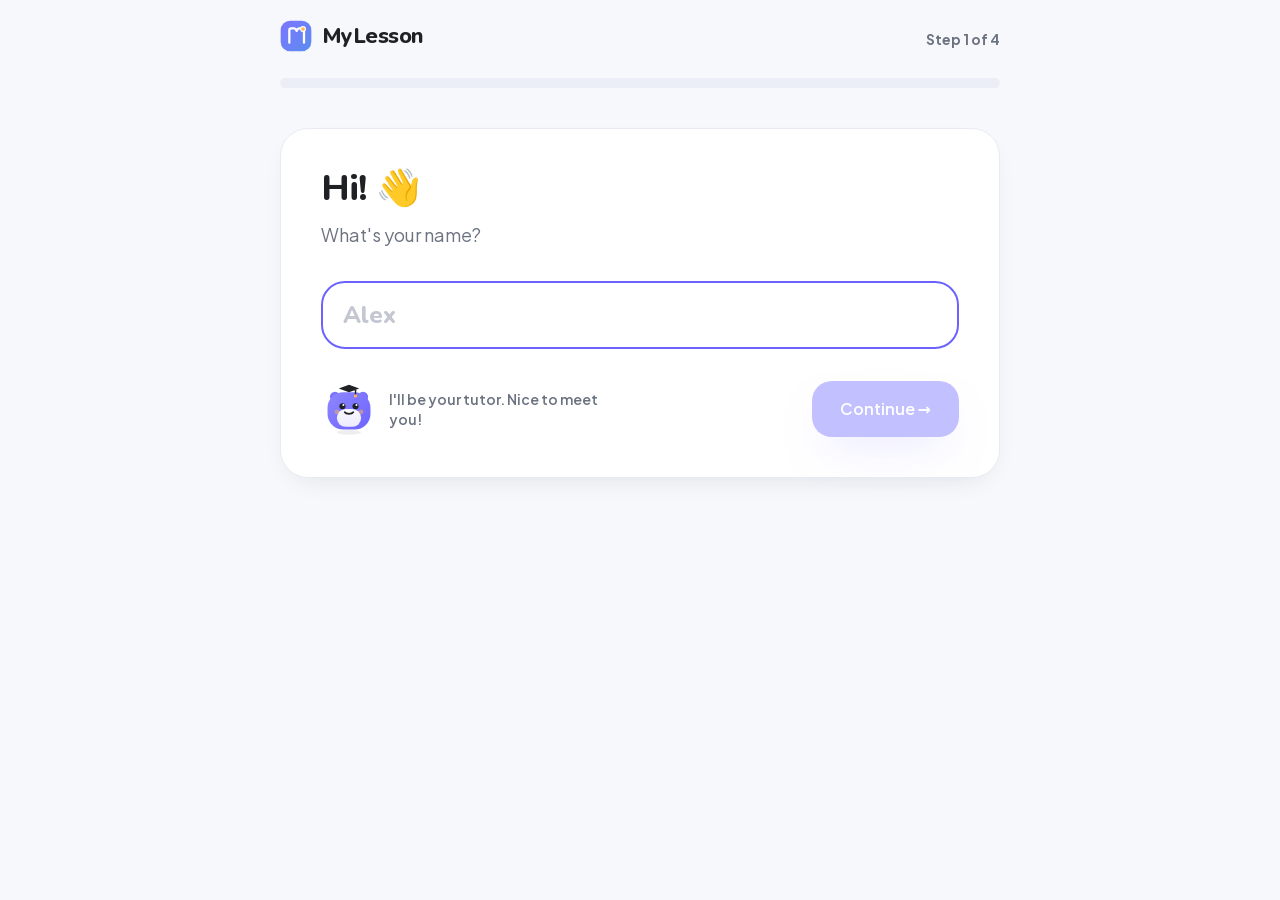
<file: onboarding/index.html>
<!DOCTYPE html><html lang="en" class="plus_jakarta_sans_2918c516-module__zgRZpa__variable nunito_c83fe90b-module__6Ix-nq__variable"><head><meta charSet="utf-8"/><meta name="viewport" content="width=device-width, initial-scale=1"/><link rel="preload" href="/_next/static/media/07454f8ad8aaac57-s.p.2kjei9psvcorz.woff2" as="font" crossorigin="" type="font/woff2"/><link rel="preload" href="/_next/static/media/fba5a26ea33df6a3-s.p.18rizl4rsrl42.woff2" as="font" crossorigin="" type="font/woff2"/><link rel="stylesheet" href="/_next/static/chunks/3oe8z9712ikwq.css" data-precedence="next"/><link rel="preload" as="script" fetchPriority="low" href="/_next/static/chunks/310vm2bl3xxpt.js"/><script src="/_next/static/chunks/19mx3mg6lkumu.js" async=""></script><script src="/_next/static/chunks/1rj7ns8rte9vc.js" async=""></script><script src="/_next/static/chunks/0erpg4rnzkm4w.js" async=""></script><script src="/_next/static/chunks/turbopack-1g4yvkg6ged8k.js" async=""></script><script src="/_next/static/chunks/003hi6ab2em7z.js" async=""></script><script src="/_next/static/chunks/008g_ugns-ydj.js" async=""></script><script src="/_next/static/chunks/0j134ijxd-w_a.js" async=""></script><meta name="theme-color" content="#6C63FF"/><title>MyLesson — Your personal tutor. Every day.</title><meta name="description" content="MyLesson adapts every lesson to your child&#x27;s level, helping them learn reading, writing and math at their own pace."/><meta name="next-size-adjust" content=""/><script src="/_next/static/chunks/0cz1d0mv5g_q7.js" noModule=""></script></head><body><div hidden=""><!--$--><!--/$--></div><div class="min-h-dvh bg-canvas"><header class="mx-auto flex max-w-3xl items-center justify-between px-4 py-5 sm:px-6"><a aria-label="Back to home" href="/"><span class="inline-flex items-center gap-2.5 "><svg width="32" height="32" viewBox="0 0 48 48" aria-hidden="true" class="shrink-0"><defs><linearGradient id="ml-grad" x1="0" y1="0" x2="1" y2="1"><stop offset="0%" stop-color="#7D75FF"></stop><stop offset="100%" stop-color="#5B8DEF"></stop></linearGradient></defs><rect x="1" y="1" width="46" height="46" rx="14" fill="url(#ml-grad)"></rect><path d="M14 34V15.5c0-1.6 1.3-2.9 2.9-2.9h4.4c1 0 2 .6 2.5 1.5l1.2 2.2 1.2-2.2c.5-.9 1.5-1.5 2.5-1.5h4.4c1.6 0 2.9 1.3 2.9 2.9V34" fill="none" stroke="#fff" stroke-width="3.4" stroke-linecap="round" stroke-linejoin="round"></path><circle cx="34.5" cy="13.5" r="3.6" fill="#FFB84D" stroke="#fff" stroke-width="1.6"></circle></svg><span class="font-rounded text-[1.35rem] font-extrabold tracking-tight text-ink">MyLesson</span></span></a><span class="text-sm font-bold text-muted">Step <!-- -->1<!-- --> of 4</span></header><div class="mx-auto max-w-3xl px-4 pb-16 sm:px-6"><div class="track h-2.5 w-full mb-10 h-2" role="progressbar" aria-valuenow="0" aria-valuemin="0" aria-valuemax="100"><div class="fill bg-gradient-to-r from-brand to-[#8B84FF]" style="width:0%;transition-delay:0ms"></div></div><div class="card  animate-rise p-6 sm:p-10"><div class="animate-rise"><h1 class="font-rounded text-3xl font-extrabold tracking-tight text-ink sm:text-4xl">Hi! 👋</h1><p class="mt-3 text-lg text-muted">What&#x27;s your name?</p><input placeholder="Alex" autofocus="" class="mt-8 w-full rounded-3xl border-2 border-line bg-white px-5 py-4 font-rounded text-2xl font-extrabold text-ink outline-none transition-colors placeholder:text-[#c4c7d2] focus:border-brand" value=""/><div class="mt-8 flex items-center justify-between gap-4"><div class="hidden items-center gap-3 sm:flex"><svg width="56" height="56" viewBox="0 0 120 120" class="animate-float " aria-label="Milo, your tutor" role="img"><defs><linearGradient id="milo-body" x1="0" y1="0" x2="1" y2="1"><stop offset="0%" stop-color="#8E87FF"></stop><stop offset="100%" stop-color="#6C63FF"></stop></linearGradient><linearGradient id="milo-belly" x1="0" y1="0" x2="0" y2="1"><stop offset="0%" stop-color="#FFFFFF" stop-opacity="0.95"></stop><stop offset="100%" stop-color="#EDEBFF"></stop></linearGradient></defs><ellipse cx="60" cy="110" rx="26" ry="5" fill="#202124" opacity="0.08"></ellipse><circle cx="30" cy="34" r="11" fill="#7C74FF"></circle><circle cx="90" cy="34" r="11" fill="#7C74FF"></circle><rect x="14" y="24" width="92" height="80" rx="34" fill="url(#milo-body)"></rect><rect x="34" y="60" width="52" height="38" rx="19" fill="url(#milo-belly)"></rect><circle cx="46" cy="54" r="6.5" fill="#202124"></circle><circle cx="74" cy="54" r="6.5" fill="#202124"></circle><circle cx="48" cy="51.5" r="2.2" fill="#fff"></circle><circle cx="76" cy="51.5" r="2.2" fill="#fff"></circle><circle cx="34" cy="66" r="5" fill="#FFB84D" opacity="0.5"></circle><circle cx="86" cy="66" r="5" fill="#FFB84D" opacity="0.5"></circle><path d="M51 67c3 4.5 15 4.5 18 0" fill="none" stroke="#202124" stroke-width="4" stroke-linecap="round"></path><path d="M60 8l22 8-22 8-22-8z" fill="#202124"></path><path d="M74 20v10" stroke="#202124" stroke-width="3" stroke-linecap="round"></path><circle cx="74" cy="32" r="3.4" fill="#FFB84D"></circle></svg><p class="max-w-[220px] text-sm font-semibold text-muted">I&#x27;ll be your tutor. Nice to meet you!</p></div><button class="inline-flex items-center justify-center font-semibold select-none transition-all duration-200 press disabled:opacity-40 disabled:pointer-events-none whitespace-nowrap bg-brand text-white shadow-brand hover:bg-brand-600 hover:-translate-y-0.5 focus-visible:outline-brand h-14 px-7 text-base gap-2 rounded-[1.25rem] w-full sm:w-auto" disabled="">Continue →</button></div></div></div></div></div><!--$--><!--/$--><script src="/_next/static/chunks/310vm2bl3xxpt.js" id="_R_" async=""></script><script>(self.__next_f=self.__next_f||[]).push([0])</script><script>self.__next_f.push([1,"1:\"$Sreact.fragment\"\n2:I[41447,[\"/_next/static/chunks/003hi6ab2em7z.js\"],\"AppProvider\"]\n3:I[39756,[\"/_next/static/chunks/003hi6ab2em7z.js\"],\"default\"]\n4:I[37457,[\"/_next/static/chunks/003hi6ab2em7z.js\"],\"default\"]\n5:I[95749,[\"/_next/static/chunks/003hi6ab2em7z.js\",\"/_next/static/chunks/008g_ugns-ydj.js\"],\"Logo\"]\n6:I[93316,[\"/_next/static/chunks/003hi6ab2em7z.js\",\"/_next/static/chunks/008g_ugns-ydj.js\"],\"Milo\"]\n7:I[22016,[\"/_next/static/chunks/003hi6ab2em7z.js\",\"/_next/static/chunks/008g_ugns-ydj.js\"],\"\"]\n8:I[47257,[\"/_next/static/chunks/003hi6ab2em7z.js\"],\"ClientPageRoot\"]\n9:I[66606,[\"/_next/static/chunks/003hi6ab2em7z.js\",\"/_next/static/chunks/0j134ijxd-w_a.js\"],\"default\"]\nc:I[97367,[\"/_next/static/chunks/003hi6ab2em7z.js\"],\"OutletBoundary\"]\nd:\"$Sreact.suspense\"\n10:I[97367,[\"/_next/static/chunks/003hi6ab2em7z.js\"],\"ViewportBoundary\"]\n12:I[97367,[\"/_next/static/chunks/003hi6ab2em7z.js\"],\"MetadataBoundary\"]\n14:I[68027,[\"/_next/static/chunks/003hi6ab2em7z.js\"],\"default\",1]\n:HL[\"/_next/static/chunks/3oe8z9712ikwq.css\",\"style\"]\n:HL[\"/_next/static/media/07454f8ad8aaac57-s.p.2kjei9psvcorz.woff2\",\"font\",{\"crossOrigin\":\"\",\"type\":\"font/woff2\"}]\n:HL[\"/_next/static/media/fba5a26ea33df6a3-s.p.18rizl4rsrl42.woff2\",\"font\",{\"crossOrigin\":\"\",\"type\":\"font/woff2\"}]\nf:X\n0:{\"P\":null,\"c\":[\"\",\"onboarding\",\"\"],\"q\":\"\",\"i\":false,\"f\":[[[\"\",{\"children\":[\"onboarding\",{\"children\":[\"__PAGE__\",{},\"$undefined\",\"$undefined\",4608]},\"$undefined\",\"$undefined\",4608]},\"$undefined\",\"$undefined\",4624],[[\"$\",\"$1\",\"c\",{\"children\":[[[\"$\",\"link\",\"0\",{\"rel\":\"stylesheet\",\"href\":\"/_next/static/chunks/3oe8z9712ikwq.css\",\"precedence\":\"next\",\"crossOrigin\":\"$undefined\",\"nonce\":\"$undefined\"}],[\"$\",\"script\",\"script-0\",{\"src\":\"/_next/static/chunks/003hi6ab2em7z.js\",\"async\":true,\"nonce\":\"$undefined\"}]],[\"$\",\"html\",null,{\"lang\":\"en\",\"className\":\"plus_jakarta_sans_2918c516-module__zgRZpa__variable nunito_c83fe90b-module__6Ix-nq__variable\",\"children\":[\"$\",\"body\",null,{\"children\":[\"$\",\"$L2\",null,{\"children\":[\"$\",\"$L3\",null,{\"parallelRouterKey\":\"children\",\"error\":\"$undefined\",\"errorStyles\":\"$undefined\",\"errorScripts\":\"$undefined\",\"template\":[\"$\",\"$L4\",null,{}],\"templateStyles\":\"$undefined\",\"templateScripts\":\"$undefined\",\"notFound\":[[\"$\",\"div\",null,{\"className\":\"grid min-h-dvh place-items-center bg-canvas px-4\",\"children\":[\"$\",\"div\",null,{\"className\":\"w-full max-w-md text-center\",\"children\":[[\"$\",\"$L5\",null,{\"size\":34,\"className\":\"justify-center\"}],[\"$\",\"$L6\",null,{\"size\":120,\"mood\":\"thinking\",\"className\":\"mx-auto mt-8\"}],[\"$\",\"h1\",null,{\"className\":\"mt-5 font-rounded text-3xl font-extrabold tracking-tight text-ink\",\"children\":\"This page took a wrong turn.\"}],[\"$\",\"p\",null,{\"className\":\"mt-3 text-muted\",\"children\":\"Let's head back to somewhere friendly.\"}],[\"$\",\"div\",null,{\"className\":\"mt-7 flex flex-col justify-center gap-3 sm:flex-row\",\"children\":[[\"$\",\"$L7\",null,{\"href\":\"/app\",\"className\":\"inline-flex items-center justify-center font-semibold select-none transition-all duration-200 press disabled:opacity-40 disabled:pointer-events-none whitespace-nowrap bg-brand text-white shadow-brand hover:bg-brand-600 hover:-translate-y-0.5 focus-visible:outline-brand h-12 px-5 text-[15px] gap-2 rounded-2xl \",\"children\":\"Go to dashboard\"}],[\"$\",\"$L7\",null,{\"href\":\"/\",\"className\":\"inline-flex items-center justify-center font-semibold select-none transition-all duration-200 press disabled:opacity-40 disabled:pointer-events-none whitespace-nowrap bg-white text-ink border border-line hover:border-brand/40 hover:-translate-y-0.5 shadow-soft h-12 px-5 text-[15px] gap-2 rounded-2xl \",\"children\":\"Home\"}]]}],[\"$\",\"p\",null,{\"className\":\"mt-6 text-xs font-semibold uppercase tracking-widest text-muted\",\"children\":[\"$\",\"$L7\",null,{\"href\":\"/parents\",\"children\":\"Parent view\"}]}]]}]}],[]],\"forbidden\":\"$undefined\",\"unauthorized\":\"$undefined\"}]}]}]}]]}],{\"children\":[[\"$\",\"$1\",\"c\",{\"children\":[null,[\"$\",\"$L3\",null,{\"parallelRouterKey\":\"children\",\"error\":\"$undefined\",\"errorStyles\":\"$undefined\",\"errorScripts\":\"$undefined\",\"template\":[\"$\",\"$L4\",null,{}],\"templateStyles\":\"$undefined\",\"templateScripts\":\"$undefined\",\"notFound\":\"$undefined\",\"forbidden\":\"$undefined\",\"unauthorized\":\"$undefined\"}]]}],{\"children\":[[\"$\",\"$1\",\"c\",{\"children\":[[\"$\",\"$L8\",null,{\"Component\":\"$9\",\"serverProvidedParams\":{\"searchParams\":{},\"params\":{},\"promises\":[\"$@a\",\"$@b\"]}}],[[\"$\",\"script\",\"script-0\",{\"src\":\"/_next/static/chunks/0j134ijxd-w_a.js\",\"async\":true,\"nonce\":\"$undefined\"}]],[\"$\",\"$Lc\",null,{\"children\":[\"$\",\"$d\",null,{\"name\":\"Next.MetadataOutlet\",\"children\":\"$@e\"}]}]]}],{},null,false,null]},null,false,\"$f\"]},null,false,null],[\"$\",\"$1\",\"h\",{\"children\":[null,[\"$\",\"$L10\",null,{\"children\":\"$L11\"}],[\"$\",\"div\",null,{\"hidden\":true,\"children\":[\"$\",\"$L12\",null,{\"children\":[\"$\",\"$d\",null,{\"name\":\"Next.Metadata\",\"children\":\"$L13\"}]}]}],[\"$\",\"meta\",null,{\"name\":\"next-size-adjust\",\"content\":\"\"}]]}],false]],\"m\":\"$undefined\",\"G\":[\"$14\",[[\"$\",\"link\",\"0\",{\"rel\":\"stylesheet\",\"href\":\"/_next/static/chunks/3oe8z9712ikwq.css\",\"precedence\":\"next\",\"crossOrigin\":\"$undefined\",\"nonce\":\"$undefined\"}]]],\"S\":true,\"h\":null,\"r\":\"$undefined\",\"s\":\"$undefined\",\"a\":\"$undefined\",\"l\":\"$undefined\",\"p\":\"$undefined\",\"d\":\"$undefined\",\"b\":\"FVINV6BriaTtx2EG2qID-\"}\nf:C\na:{}\nb:\"$0:f:0:1:1:children:1:children:0:props:children:0:props:serverProvidedParams:params\"\n11:[[\"$\",\"meta\",\"0\",{\"charSet\":\"utf-8\"}],[\"$\",\"meta\",\"1\",{\"name\":\"viewport\",\"content\":\"width=device-width, initial-scale=1\"}],[\"$\",\"meta\",\"2\",{\"name\":\"theme-color\",\"content\":\"#6C63FF\"}]]\ne:null\n13:[[\"$\",\"title\",\"0\",{\"children\":\"MyLesson — Your personal tutor. Every day.\"}],[\"$\",\"meta\",\"1\",{\"name\":\"description\",\"content\":\"MyLesson adapts every lesson to your child's level, helping them learn reading, writing and math at their own pace.\"}]]\n"])</script></body></html>
</file>
<file: bucky-aknur/style.css>
/* ============================================================
   CLASSIFIED ARCHIVE — BUCKY & AKNUR
   Marvel HUD / glassmorphism theme
   red #E60505 · vibranium silver #C0C0C0 · deep night blue
   ============================================================ */

@property --ang {
  syntax: '<angle>';
  initial-value: 0deg;
  inherits: false;
}

:root {
  --red: #E60505;
  --red-bright: #ff2b2b;
  --red-deep: #7d0202;
  --silver: #C0C0C0;
  --silver-bright: #f2f5f8;
  --night: #05080f;
  --night-2: #0a1428;
  --night-3: #060b16;
  --blue: #16305e;
  --ok: #4be08c;
  --warn: #ffb347;

  --glass: linear-gradient(160deg, rgba(255, 255, 255, .07), rgba(255, 255, 255, .015));
  --glass-line: rgba(192, 192, 192, .18);
  --glass-line-hot: rgba(230, 5, 5, .35);

  --font-display: 'Bebas Neue', 'Impact', sans-serif;
  --font-hud: 'Chakra Petch', 'Consolas', monospace;
  --font-body: 'Rajdhani', 'Segoe UI', sans-serif;

  --r: 18px;
  --wrap: 1220px;
  --ease: cubic-bezier(.22, .61, .36, 1);
}

* { box-sizing: border-box; }

html {
  scroll-behavior: smooth;
  scroll-padding-top: 108px;
  -webkit-text-size-adjust: 100%;
}

body {
  margin: 0;
  font-family: var(--font-body);
  color: #dbe3ee;
  background: var(--night);
  background-image:
    radial-gradient(900px 620px at 12% -6%, rgba(230, 5, 5, .20), transparent 62%),
    radial-gradient(760px 560px at 92% 4%, rgba(22, 48, 94, .55), transparent 66%),
    radial-gradient(900px 700px at 50% 108%, rgba(230, 5, 5, .14), transparent 60%),
    linear-gradient(180deg, var(--night) 0%, var(--night-3) 45%, #03060c 100%);
  background-attachment: fixed;
  overflow-x: hidden;
  line-height: 1.6;
  letter-spacing: .2px;
}

img { max-width: 100%; display: block; }
button { font-family: inherit; cursor: pointer; }
a { color: inherit; text-decoration: none; }

::selection { background: var(--red); color: #fff; }

.sr-only {
  position: absolute;
  width: 1px; height: 1px;
  padding: 0; margin: -1px;
  overflow: hidden;
  clip: rect(0, 0, 0, 0);
  white-space: nowrap;
  border: 0;
}

::-webkit-scrollbar { width: 10px; height: 10px; }
::-webkit-scrollbar-track { background: rgba(255, 255, 255, .04); }
::-webkit-scrollbar-thumb {
  background: linear-gradient(180deg, rgba(230, 5, 5, .8), rgba(125, 2, 2, .9));
  border-radius: 6px;
  border: 2px solid transparent;
  background-clip: padding-box;
}
::-webkit-scrollbar-thumb:hover { background: var(--red); background-clip: padding-box; }

/* ---------- ambient layers ---------- */
#particles {
  position: fixed;
  inset: 0;
  width: 100%;
  height: 100%;
  z-index: 0;
  pointer-events: none;
}

.grid-layer {
  position: fixed;
  inset: 0;
  z-index: 0;
  pointer-events: none;
  background-image:
    linear-gradient(rgba(192, 192, 192, .055) 1px, transparent 1px),
    linear-gradient(90deg, rgba(192, 192, 192, .055) 1px, transparent 1px);
  background-size: 62px 62px;
  mask-image: radial-gradient(circle at 50% 32%, #000 0%, transparent 78%);
  -webkit-mask-image: radial-gradient(circle at 50% 32%, #000 0%, transparent 78%);
}

.scanlines {
  position: fixed;
  inset: 0;
  z-index: 60;
  pointer-events: none;
  opacity: .30;
  background: repeating-linear-gradient(180deg, rgba(255, 255, 255, .045) 0 1px, transparent 1px 4px);
  mix-blend-mode: overlay;
}

.vignette {
  position: fixed;
  inset: 0;
  z-index: 59;
  pointer-events: none;
  background: radial-gradient(circle at 50% 45%, transparent 42%, rgba(0, 0, 0, .72) 100%);
}

.cursor-glow {
  position: fixed;
  width: 460px;
  height: 460px;
  left: 0;
  top: 0;
  margin: -230px 0 0 -230px;
  z-index: 1;
  pointer-events: none;
  border-radius: 50%;
  background: radial-gradient(circle, rgba(230, 5, 5, .16), rgba(230, 5, 5, .05) 42%, transparent 68%);
  opacity: 0;
  transition: opacity .4s;
  will-change: transform;
}
@media (hover: hover) and (pointer: fine) { .cursor-glow { opacity: 1; } }

.scroll-progress {
  position: fixed;
  top: 0; left: 0; right: 0;
  height: 3px;
  z-index: 120;
  background: rgba(255, 255, 255, .05);
}
.scroll-progress i {
  display: block;
  height: 100%;
  width: 0;
  background: linear-gradient(90deg, var(--red-deep), var(--red) 55%, #fff);
  box-shadow: 0 0 14px rgba(230, 5, 5, .9);
  transition: width .12s linear;
}

/* ---------- top banner ---------- */
.topbar {
  position: relative;
  z-index: 40;
  display: grid;
  grid-template-columns: auto minmax(0, 1fr) auto;
  align-items: center;
  gap: 22px;
  padding: 16px 26px;
  background: linear-gradient(180deg, rgba(5, 8, 15, .96), rgba(5, 8, 15, .62));
  border-bottom: 1px solid var(--glass-line-hot);
  backdrop-filter: blur(12px);
  -webkit-backdrop-filter: blur(12px);
  box-shadow: 0 14px 40px rgba(0, 0, 0, .6);
}

.marvel-logo {
  display: inline-flex;
  align-items: center;
  justify-content: center;
  padding: 6px 12px 4px;
  background: linear-gradient(180deg, #ff1f1f, var(--red) 46%, var(--red-deep));
  border-radius: 4px;
  box-shadow: 0 0 0 1px rgba(255, 255, 255, .22) inset, 0 0 26px rgba(230, 5, 5, .7);
  transform: skewX(-4deg);
}
.marvel-logo span {
  font-family: var(--font-display);
  font-size: 30px;
  line-height: 1;
  letter-spacing: 2px;
  color: #fff;
  text-shadow: 0 2px 0 rgba(0, 0, 0, .35);
}
.marvel-logo.small { padding: 4px 9px 3px; }
.marvel-logo.small span { font-size: 20px; }

.classified { min-width: 0; }
.classified-row {
  display: flex;
  flex-wrap: wrap;
  align-items: center;
  gap: 8px 16px;
  font-family: var(--font-hud);
  font-size: 11px;
  letter-spacing: 1.4px;
  color: rgba(192, 192, 192, .78);
}
.classified-row b { color: #fff; }
.classified-row .dot { color: rgba(192, 192, 192, .35); }
.classified-row .live,
.live { color: var(--red-bright); text-shadow: 0 0 12px rgba(230, 5, 5, .8); }

.classified-title {
  margin: 6px 0 6px;
  font-family: var(--font-display);
  font-size: clamp(20px, 2.7vw, 40px);
  line-height: 1.02;
  letter-spacing: 1.5px;
  color: #fff;
  text-shadow: 0 0 26px rgba(230, 5, 5, .55);
  animation: textFlicker 5.5s infinite;
}

/* classified title glitch */
.glitch { position: relative; }
.glitch::before,
.glitch::after {
  content: attr(data-text);
  position: absolute;
  left: 0; top: 0;
  width: 100%;
  overflow: hidden;
  pointer-events: none;
}
.glitch::before {
  color: var(--red-bright);
  transform: translate(-2px, 1px);
  opacity: .55;
  clip-path: inset(0 0 58% 0);
  animation: glitchShift 4.4s steps(2, end) infinite;
}
.glitch::after {
  color: #7fd6ff;
  transform: translate(2px, -1px);
  opacity: .35;
  clip-path: inset(62% 0 0 0);
  animation: glitchShift 3.1s steps(2, end) infinite reverse;
}

.rec {
  display: inline-flex;
  align-items: center;
  gap: 7px;
  color: #fff;
}
.rec i {
  width: 9px; height: 9px;
  border-radius: 50%;
  background: var(--red);
  box-shadow: 0 0 12px var(--red);
  animation: blink 1.4s steps(1, end) infinite;
}
.clearance { color: rgba(192, 192, 192, .78); }
.clearance b { color: var(--silver-bright); }

.clock {
  display: grid;
  gap: 2px;
  text-align: right;
  font-family: var(--font-hud);
  font-size: 11px;
  letter-spacing: 1.6px;
  color: rgba(192, 192, 192, .7);
}
.clock b {
  font-size: 22px;
  color: #fff;
  letter-spacing: 2px;
  text-shadow: 0 0 16px rgba(230, 5, 5, .6);
}
.clock-label { font-size: 9.5px; opacity: .75; }

/* ---------- nav ---------- */
.nav {
  position: sticky;
  top: 0;
  z-index: 50;
  display: flex;
  align-items: center;
  gap: 18px;
  padding: 10px 26px;
  background: rgba(6, 10, 20, .72);
  border-bottom: 1px solid rgba(192, 192, 192, .12);
  backdrop-filter: blur(14px) saturate(140%);
  -webkit-backdrop-filter: blur(14px) saturate(140%);
}
.brand { display: inline-flex; align-items: center; gap: 10px; }
.brand-mark {
  display: grid;
  place-items: center;
  width: 30px; height: 30px;
  color: #fff;
  font-size: 15px;
  background: linear-gradient(180deg, #ff1f1f, var(--red-deep));
  border-radius: 6px;
  box-shadow: 0 0 18px rgba(230, 5, 5, .6);
}
.brand-text {
  display: flex;
  flex-direction: column;
  font-family: var(--font-hud);
  font-size: 12px;
  letter-spacing: 2.4px;
  color: #fff;
  line-height: 1.1;
}
.brand-text small { font-size: 9px; letter-spacing: 1.6px; color: rgba(192, 192, 192, .7); }

.links { display: flex; gap: 4px; margin-left: auto; flex-wrap: wrap; }
.links a {
  position: relative;
  padding: 8px 13px;
  font-family: var(--font-hud);
  font-size: 11.5px;
  letter-spacing: 1.3px;
  text-transform: uppercase;
  color: rgba(219, 227, 238, .8);
  border-radius: 6px;
  transition: color .25s, background .25s;
}
.links a::after {
  content: '';
  position: absolute;
  left: 13px; right: 13px; bottom: 4px;
  height: 1px;
  background: linear-gradient(90deg, transparent, var(--red), transparent);
  transform: scaleX(0);
  transition: transform .3s var(--ease);
}
.links a:hover,
.links a.active { color: #fff; background: rgba(230, 5, 5, .10); }
.links a:hover::after,
.links a.active::after { transform: scaleX(1); }

.burger {
  display: none;
  margin-left: auto;
  background: transparent;
  border: 1px solid var(--glass-line);
  color: #fff;
  font-size: 18px;
  line-height: 1;
  padding: 6px 11px;
  border-radius: 8px;
}

/* ---------- layout ---------- */
main { position: relative; z-index: 2; }
.wrap { width: min(var(--wrap), 100% - 42px); margin-inline: auto; }

.section { padding: 84px 0; position: relative; }
.section::before {
  content: '';
  position: absolute;
  left: 50%; top: 0;
  width: min(1100px, 92%);
  height: 1px;
  transform: translateX(-50%);
  background: linear-gradient(90deg, transparent, rgba(192, 192, 192, .28), transparent);
}

.section-head { max-width: 900px; margin-bottom: 34px; }
.section-head.center { margin-inline: auto; text-align: center; }
.eyebrow {
  display: inline-block;
  font-family: var(--font-hud);
  font-size: 11px;
  letter-spacing: 2.6px;
  color: var(--red-bright);
  text-shadow: 0 0 14px rgba(230, 5, 5, .55);
  margin-bottom: 10px;
}
.section-head h2 {
  margin: 0 0 10px;
  font-family: var(--font-display);
  font-size: clamp(30px, 4.4vw, 60px);
  line-height: 1.02;
  letter-spacing: 1.5px;
  color: #fff;
  text-shadow: 0 0 34px rgba(0, 0, 0, .8);
}
.section-head h2 small { font-size: .5em; color: var(--silver); }
.section-head h2.huge { font-size: clamp(30px, 5.6vw, 74px); }
.section-sub { margin: 0; font-size: 17px; color: rgba(219, 227, 238, .78); max-width: 74ch; }
.accent { color: var(--red-bright); }
.ok { color: var(--ok); }
.warn { color: var(--warn); }
.line-through { text-decoration: line-through; text-decoration-color: var(--red); }

/* ---------- glass surfaces ---------- */
.glass {
  position: relative;
  background: var(--glass);
  border: 1px solid var(--glass-line);
  border-radius: var(--r);
  backdrop-filter: blur(14px) saturate(130%);
  -webkit-backdrop-filter: blur(14px) saturate(130%);
  box-shadow: 0 18px 50px rgba(0, 0, 0, .55), inset 0 1px 0 rgba(255, 255, 255, .07);
  padding: 22px;
  overflow: hidden;
}
.glass::after {
  content: '';
  position: absolute;
  inset: -40% -60%;
  background: linear-gradient(105deg, transparent 38%, rgba(255, 255, 255, .17) 48%, rgba(230, 5, 5, .16) 53%, transparent 62%);
  transform: translateX(-70%) rotate(6deg);
  opacity: 0;
  pointer-events: none;
  transition: opacity .3s;
}
.glass:hover::after { opacity: 1; animation: shimmerSweep 1.15s var(--ease) forwards; }
.glass:hover {
  border-color: var(--glass-line-hot);
  box-shadow: 0 20px 60px rgba(0, 0, 0, .6), 0 0 30px rgba(230, 5, 5, .18), inset 0 1px 0 rgba(255, 255, 255, .09);
}

.panel-title,
.panel-tag { display: block; font-family: var(--font-hud); font-size: 11px; letter-spacing: 2.4px; color: var(--silver); margin-bottom: 14px; }
.panel-tag { color: var(--red-bright); }
.grid { display: grid; gap: 20px; }
.grid-profile { grid-template-columns: 1.15fr .85fr; }
.grid-triple { grid-template-columns: repeat(3, 1fr); margin-top: 20px; }
.grid-love { grid-template-columns: 1fr 1fr; align-items: start; }
.grid-meter { grid-template-columns: 1.35fr .65fr; }
.grid-mission { grid-template-columns: 1.3fr .7fr; }

/* ---------- reveal animation ---------- */
.reveal { opacity: 0; transform: translateY(26px); transition: opacity .7s var(--ease), transform .7s var(--ease); }
.reveal.in { opacity: 1; transform: none; }

/* ============================================================
   HERO
   ============================================================ */
.hero {
  position: relative;
  padding: 74px 0 92px;
  text-align: center;
  width: min(var(--wrap), 100% - 42px);
  margin-inline: auto;
}
.hero-hud { position: absolute; inset: 8px 0 0; pointer-events: none; }
.hero-hud .corner {
  position: absolute;
  width: 30px; height: 30px;
  border: 2px solid rgba(230, 5, 5, .6);
}
.hero-hud .tl { top: 0; left: 0; border-right: 0; border-bottom: 0; }
.hero-hud .tr { top: 0; right: 0; border-left: 0; border-bottom: 0; }
.hero-hud .bl { bottom: 0; left: 0; border-right: 0; border-top: 0; }
.hero-hud .br { bottom: 0; right: 0; border-left: 0; border-top: 0; }
.hero-hud .crosshair {
  position: absolute;
  left: 50%; top: 34%;
  width: 1px; height: 64%;
  background: linear-gradient(180deg, transparent, rgba(230, 5, 5, .35), transparent);
}

.kicker {
  display: inline-flex;
  align-items: center;
  gap: 10px;
  margin: 0 0 20px;
  padding: 7px 15px;
  font-family: var(--font-hud);
  font-size: 10.5px;
  letter-spacing: 2.4px;
  color: #fff;
  background: rgba(230, 5, 5, .12);
  border: 1px solid rgba(230, 5, 5, .45);
  border-radius: 999px;
}
.pulse-dot {
  width: 8px; height: 8px;
  border-radius: 50%;
  background: var(--red);
  box-shadow: 0 0 0 0 rgba(230, 5, 5, .8);
  animation: pulseRing 2s infinite;
}

.hero-title {
  margin: 0 0 16px;
  font-family: var(--font-display);
  font-size: clamp(31px, 8.6vw, 118px);
  line-height: .92;
  letter-spacing: 2px;
  color: #fff;
}
.hero-title .line { display: block; }
.hero-title .accent {
  background: linear-gradient(180deg, #fff 6%, #ff8b8b 42%, var(--red) 78%, var(--red-deep));
  -webkit-background-clip: text;
  background-clip: text;
  color: transparent;
  filter: drop-shadow(0 0 26px rgba(230, 5, 5, .55));
}
.hero-title .amp {
  display: block;
  font-size: .34em;
  color: var(--silver);
  letter-spacing: 8px;
  margin: 6px 0;
  opacity: .85;
}
.hero-sub {
  margin: 0 auto 34px;
  max-width: 62ch;
  font-size: clamp(15px, 2vw, 21px);
  color: rgba(219, 227, 238, .86);
}
.hero-sub em { color: #fff; font-style: normal; border-bottom: 1px solid rgba(230, 5, 5, .7); }

.hero-stats {
  display: grid;
  grid-template-columns: repeat(4, 1fr);
  gap: 12px;
  max-width: 900px;
  margin: 0 auto 44px;
}
.stat {
  padding: 14px 10px;
  border: 1px solid rgba(192, 192, 192, .16);
  border-radius: 12px;
  background: rgba(255, 255, 255, .03);
}
.stat b {
  display: block;
  font-family: var(--font-display);
  font-size: clamp(26px, 3.4vw, 42px);
  color: #fff;
  line-height: 1;
  text-shadow: 0 0 20px rgba(230, 5, 5, .42);
}
.stat span {
  font-family: var(--font-hud);
  font-size: 9.5px;
  letter-spacing: 1.6px;
  color: rgba(192, 192, 192, .78);
  text-transform: uppercase;
}

/* ---------- dual showcase ---------- */
.showcase {
  display: grid;
  grid-template-columns: 1fr auto 1fr;
  gap: 22px;
  align-items: center;
  margin-top: 8px;
  text-align: left;
}
.showcase-link {
  display: grid;
  justify-items: center;
  gap: 6px;
  font-family: var(--font-hud);
  font-size: 10px;
  letter-spacing: 1.8px;
  color: var(--silver);
  padding: 0 4px;
}
.showcase-link .link-pulse {
  width: 12px; height: 12px;
  border-radius: 50%;
  background: var(--red);
  box-shadow: 0 0 0 0 rgba(230, 5, 5, .75);
  animation: pulseRing 2.4s infinite;
}
.showcase-link .link-sub { font-size: 8.5px; opacity: .6; text-align: center; max-width: 90px; }

.frame { position: relative; border-radius: 22px; padding: 2px; }
.frame::before {
  content: '';
  position: absolute;
  inset: 0;
  border-radius: 22px;
  background: conic-gradient(from var(--ang),
    rgba(230, 5, 5, .95), rgba(255, 255, 255, .75) 22%,
    rgba(192, 192, 192, .95) 42%, rgba(22, 48, 94, .9) 58%,
    rgba(230, 5, 5, .35) 76%, rgba(230, 5, 5, .95));
  animation: angSpin 9s linear infinite;
  filter: blur(3px);
  opacity: .85;
}
.frame-inner {
  position: relative;
  border-radius: 20px;
  background: linear-gradient(180deg, #070c16, #04070d);
  overflow: hidden;
  padding: 16px;
  box-shadow: inset 0 0 60px rgba(0, 0, 0, .9);
}
.frame-bucky .frame-inner { box-shadow: inset 0 0 80px rgba(22, 48, 94, .5); }
.frame-aknur .frame-inner { box-shadow: inset 0 0 80px rgba(230, 5, 5, .35); }

.frame-hud { display: flex; justify-content: space-between; gap: 8px; margin-bottom: 12px; }
.hud-tag {
  font-family: var(--font-hud);
  font-size: 10px;
  letter-spacing: 1.8px;
  color: var(--silver);
  border: 1px solid rgba(192, 192, 192, .22);
  border-radius: 4px;
  padding: 3px 8px;
  background: rgba(255, 255, 255, .03);
}
.hud-tag.right { text-align: right; }
.hud-tag.danger { color: #fff; border-color: var(--glass-line-hot); background: rgba(230, 5, 5, .18); }

/* recovered surveillance photos */
.photo-bucky img {
  aspect-ratio: 4 / 5;
  object-position: 50% 4%;
  filter: saturate(1.02) contrast(1.08) brightness(1.02);
}
.photo-bucky .photo-tint {
  background:
    linear-gradient(180deg, rgba(22, 48, 94, .22), transparent 42%, rgba(5, 8, 15, .45)),
    repeating-linear-gradient(180deg, rgba(255, 255, 255, .05) 0 1px, transparent 1px 3px);
}

.frame-meta { margin-top: 12px; display: grid; gap: 6px; }
.frame-meta h3 {
  margin: 0 0 2px;
  font-family: var(--font-display);
  font-size: clamp(22px, 2.5vw, 34px);
  letter-spacing: 1.6px;
  color: #fff;
}
.frame-meta p {
  margin: 0;
  display: flex;
  justify-content: space-between;
  gap: 12px;
  font-family: var(--font-hud);
  font-size: 10.5px;
  letter-spacing: 1.3px;
  color: rgba(219, 227, 238, .8);
  border-bottom: 1px dashed rgba(192, 192, 192, .14);
  padding-bottom: 5px;
}
.frame-meta p span { color: rgba(192, 192, 192, .68); }
.frame-meta b { color: #fff; }

.is-scanned .shield-scan {
  animation: frameLock 1.2s var(--ease);
  box-shadow: inset 0 0 46px rgba(230, 5, 5, .34);
}
.is-scanned .reticle { animation-duration: 3.2s; }

.scan-line {
  position: absolute;
  left: 12px; right: 12px;
  height: 2px;
  top: 0;
  background: linear-gradient(90deg, transparent, rgba(230, 5, 5, .9), transparent);
  box-shadow: 0 0 16px rgba(230, 5, 5, .8);
  animation: scanY 4.6s linear infinite;
  pointer-events: none;
}

/* ---------- photo shell + shield scan ---------- */
.photo-shell {
  position: relative;
  border-radius: 14px;
  overflow: hidden;
  border: 1px solid rgba(192, 192, 192, .28);
  box-shadow: 0 0 34px rgba(0, 0, 0, .7), 0 0 26px rgba(230, 5, 5, .16);
  background: #04070d;
}
.photo-shell img {
  width: 100%;
  height: 100%;
  object-fit: cover;
  aspect-ratio: 4 / 5;
  filter: saturate(1.08) contrast(1.04);
  animation: photoDrift 22s ease-in-out infinite;
}
.photo-shell.tall img { aspect-ratio: 3 / 4; }
.photo-tint {
  position: absolute; inset: 0;
  background:
    linear-gradient(180deg, rgba(230, 5, 5, .12), transparent 38%, rgba(5, 8, 15, .42)),
    repeating-linear-gradient(180deg, rgba(255, 255, 255, .05) 0 1px, transparent 1px 3px);
  mix-blend-mode: screen;
  pointer-events: none;
}
.shield-scan { position: absolute; inset: 0; pointer-events: none; font-family: var(--font-hud); }
.scanbeam {
  position: absolute;
  left: 0; right: 0;
  height: 26%;
  top: -30%;
  background: linear-gradient(180deg, transparent, rgba(230, 5, 5, .30) 55%, rgba(255, 255, 255, .65));
  mix-blend-mode: screen;
  animation: beamY 3.4s ease-in-out infinite;
}
.reticle {
  position: absolute;
  left: 50%; top: 50%;
  width: 62px; height: 62px;
  margin: -31px 0 0 -31px;
  border: 1px solid rgba(255, 255, 255, .55);
  border-radius: 50%;
  animation: reticleSpin 9s linear infinite;
}
.reticle::before,
.reticle::after {
  content: '';
  position: absolute;
  background: rgba(255, 255, 255, .6);
}
.reticle::before { left: 50%; top: -8px; width: 1px; height: 8px; }
.reticle::after { top: 50%; right: -8px; height: 1px; width: 8px; }
.tick {
  position: absolute;
  width: 10px; height: 1px;
  background: rgba(255, 255, 255, .6);
}
.tick.t1 { left: 8px; top: 24%; }
.tick.t2 { right: 8px; top: 38%; }
.tick.t3 { left: 14px; bottom: 30%; }
.tick.t4 { right: 14px; bottom: 18%; }
.bio-tag {
  position: absolute;
  font-size: 9px;
  letter-spacing: 1.5px;
  color: #fff;
  background: rgba(5, 8, 15, .72);
  border: 1px solid rgba(230, 5, 5, .55);
  border-radius: 3px;
  padding: 3px 6px;
  white-space: nowrap;
}
.bio-tag.bt1 { left: 10px; top: 10px; }
.bio-tag.bt2 { right: 10px; top: 34px; }
.bio-tag.bt3 { left: 10px; bottom: 10px; border-color: rgba(192, 192, 192, .5); }

.corner-2 {
  position: absolute;
  width: 26px; height: 26px;
  border: 2px solid rgba(255, 255, 255, .75);
}
.corner-2.tl { left: 8px; top: 8px; border-right: 0; border-bottom: 0; }
.corner-2.tr { right: 8px; top: 8px; border-left: 0; border-bottom: 0; }
.corner-2.bl { left: 8px; bottom: 8px; border-right: 0; border-top: 0; }
.corner-2.br { right: 8px; bottom: 8px; border-left: 0; border-top: 0; }

/* ---------- profile pieces ---------- */
.datalist { list-style: none; margin: 0; padding: 0; display: grid; gap: 2px; }
.datalist li {
  display: grid;
  grid-template-columns: 190px 1fr;
  gap: 12px;
  padding: 11px 4px;
  border-bottom: 1px dashed rgba(192, 192, 192, .14);
  font-size: 15px;
}
.datalist.tight li { grid-template-columns: 160px 1fr; }
.datalist li span {
  font-family: var(--font-hud);
  font-size: 10.5px;
  letter-spacing: 1.6px;
  color: rgba(192, 192, 192, .72);
  padding-top: 4px;
}
.datalist li b { color: #fff; font-weight: 600; }
.datalist li:hover { background: linear-gradient(90deg, rgba(230, 5, 5, .12), transparent); }

.panel-note { border-color: rgba(230, 5, 5, .38); }
.note-flag {
  display: inline-block;
  font-family: var(--font-hud);
  font-size: 10px;
  letter-spacing: 2.2px;
  color: #fff;
  background: rgba(230, 5, 5, .22);
  border: 1px solid rgba(230, 5, 5, .5);
  border-radius: 4px;
  padding: 4px 9px;
  margin-bottom: 16px;
}
.special-note {
  margin: 0 0 14px;
  padding: 0;
  font-family: var(--font-display);
  font-size: clamp(22px, 2.7vw, 32px);
  line-height: 1.16;
  letter-spacing: 1px;
  color: #fff;
  text-shadow: 0 0 26px rgba(230, 5, 5, .5);
}
.note-body { margin: 0 0 16px; font-size: 15.4px; color: rgba(219, 227, 238, .8); }
.meta-strip {
  display: flex;
  flex-wrap: wrap;
  gap: 8px;
  font-family: var(--font-hud);
  font-size: 9.6px;
  letter-spacing: 1.5px;
  color: rgba(192, 192, 192, .8);
}
.meta-strip span {
  border: 1px solid rgba(192, 192, 192, .16);
  border-radius: 999px;
  padding: 3px 10px;
  background: rgba(255, 255, 255, .03);
}

.mini { padding: 18px; }
.mini-id { font-family: var(--font-hud); font-size: 9.6px; letter-spacing: 2px; color: var(--red-bright); }
.mini h4 { margin: 8px 0 6px; font-family: var(--font-display); font-size: 24px; letter-spacing: 1.2px; color: #fff; }
.mini p { margin: 0; font-size: 15px; color: rgba(219, 227, 238, .78); }

/* ---------- love / aknur ---------- */
.section-aknur { background: radial-gradient(700px 460px at 78% 30%, rgba(230, 5, 5, .10), transparent 70%); }
.bio-card { border-color: rgba(230, 5, 5, .3); }
.bio-text {
  margin: 0 0 14px;
  font-family: var(--font-display);
  font-size: clamp(21px, 2.4vw, 30px);
  line-height: 1.18;
  letter-spacing: .8px;
  color: #fff;
}
.bio-body { margin: 0 0 16px; font-size: 15.6px; color: rgba(219, 227, 238, .82); }
.scanframe { padding: 16px; }
.scanframe-head,
.scanframe-foot {
  display: flex;
  justify-content: space-between;
  gap: 10px;
  font-family: var(--font-hud);
  font-size: 10px;
  letter-spacing: 1.5px;
  color: rgba(192, 192, 192, .78);
}
.scanframe-head { margin-bottom: 10px; }
.scanframe-foot { margin: 10px 0 14px; }

/* ---------- quote block ---------- */
.quote-block { margin-top: 20px; padding: 34px 30px 26px; text-align: center; border-color: rgba(230, 5, 5, .32); }
.quote-mark {
  position: absolute;
  left: 18px; top: -22px;
  font-family: var(--font-display);
  font-size: 120px;
  color: rgba(230, 5, 5, .3);
  line-height: 1;
  pointer-events: none;
}
.quote-text {
  position: relative;
  margin: 0 auto 10px;
  max-width: 30ch;
  font-family: var(--font-display);
  font-size: clamp(24px, 3.8vw, 46px);
  line-height: 1.1;
  letter-spacing: 1px;
  color: #fff;
  text-shadow: 0 0 30px rgba(230, 5, 5, .4);
  min-height: 2.2em;
}
.quote-text.swap { animation: quoteIn .5s var(--ease); }
.quote-cite { margin: 0 0 16px; font-family: var(--font-hud); font-size: 11.5px; letter-spacing: 2.2px; color: var(--silver); }
.quote-dots { display: flex; justify-content: center; gap: 8px; margin-bottom: 14px; }
.quote-dots button {
  width: 9px; height: 9px;
  padding: 0;
  border-radius: 50%;
  border: 1px solid rgba(192, 192, 192, .5);
  background: transparent;
  transition: transform .2s, background .2s;
}
.quote-dots button.on { background: var(--red); border-color: var(--red); box-shadow: 0 0 12px rgba(230, 5, 5, .85); transform: scale(1.25); }

/* ---------- buttons ---------- */
.btn-primary {
  position: relative;
  display: inline-flex;
  align-items: center;
  justify-content: center;
  gap: 10px;
  padding: 15px 30px;
  font-family: var(--font-hud);
  font-size: 12.5px;
  font-weight: 700;
  letter-spacing: 2.6px;
  color: #fff;
  background: linear-gradient(180deg, #ff2a2a, var(--red) 46%, var(--red-deep));
  border: 1px solid rgba(255, 255, 255, .35);
  border-radius: 8px;
  overflow: hidden;
  box-shadow: 0 12px 34px rgba(230, 5, 5, .34), inset 0 1px 0 rgba(255, 255, 255, .35);
  transition: transform .2s var(--ease), box-shadow .3s;
}
.btn-primary:hover { transform: translateY(-2px); box-shadow: 0 18px 46px rgba(230, 5, 5, .5); }
.btn-primary:active { transform: translateY(0) scale(.99); }
.btn-hero { padding: 20px 46px; font-size: 15px; letter-spacing: 3.4px; }
.btn-label { position: relative; z-index: 2; }
.btn-shimmer {
  position: absolute;
  inset: -60% -30%;
  background: linear-gradient(105deg, transparent 40%, rgba(255, 255, 255, .55) 50%, transparent 60%);
  transform: translateX(-120%) skewX(-14deg);
  animation: shimmerSweep 2.8s var(--ease) infinite;
  pointer-events: none;
}
.btn-primary.pulse { animation: redPulse 1.5s ease-out 2; }

.btn-ghost {
  display: inline-flex;
  align-items: center;
  gap: 8px;
  padding: 11px 18px;
  font-family: var(--font-hud);
  font-size: 11px;
  letter-spacing: 2px;
  color: #fff;
  background: rgba(230, 5, 5, .12);
  border: 1px solid rgba(230, 5, 5, .45);
  border-radius: 7px;
  transition: background .25s, box-shadow .25s, transform .2s;
}
.btn-ghost.small { padding: 8px 14px; font-size: 10px; }
.btn-ghost:hover { background: rgba(230, 5, 5, .3); box-shadow: 0 0 24px rgba(230, 5, 5, .45); transform: translateY(-1px); }

.fine { margin: 12px 0 0; font-family: var(--font-hud); font-size: 10px; letter-spacing: 1.5px; color: rgba(192, 192, 192, .68); }

/* ============================================================
   HEART METER
   ============================================================ */
.meter-panel { padding: 20px 22px 24px; }
.meter-head { display: flex; justify-content: space-between; gap: 10px; margin-bottom: 6px; }
.gauge-wrap { position: relative; max-width: 560px; margin: 4px auto 12px; }
.gauge { width: 100%; height: auto; display: block; overflow: visible; }
.gauge-track { fill: none; stroke: rgba(192, 192, 192, .17); stroke-width: 12; stroke-linecap: round; }
.gauge-fill {
  fill: none;
  stroke: url(#gaugeGrad);
  stroke-width: 12;
  stroke-linecap: round;
  stroke-dasharray: 100;
  stroke-dashoffset: 100;
  transition: stroke-dashoffset 1.5s var(--ease);
}
.gauge-ticks line { stroke: rgba(192, 192, 192, .45); stroke-width: 2; }
.gauge-center {
  position: absolute;
  left: 50%; bottom: -4px;
  transform: translateX(-50%);
  text-align: center;
  width: 100%;
}
.gauge-center .heart {
  display: block;
  font-size: 22px;
  color: var(--red);
  filter: drop-shadow(0 0 14px rgba(230, 5, 5, .9));
  animation: heartBeat 1.6s ease-in-out infinite;
}
.gauge-center b {
  display: block;
  font-family: var(--font-display);
  font-size: clamp(46px, 8vw, 88px);
  line-height: .95;
  color: #fff;
  text-shadow: 0 0 34px rgba(230, 5, 5, .6);
}
.gauge-center b i { font-size: .38em; color: var(--silver); font-style: normal; margin-left: 2px; }
.meter-target { font-family: var(--font-hud); font-size: 10.5px; letter-spacing: 2px; color: var(--silver); }

.target-picker { display: grid; grid-template-columns: repeat(3, 1fr); gap: 10px; margin: 16px 0 16px; }
.target {
  display: grid;
  gap: 3px;
  padding: 12px 10px;
  text-align: left;
  background: rgba(255, 255, 255, .035);
  border: 1px solid var(--glass-line);
  border-radius: 10px;
  color: #dbe3ee;
  transition: background .25s, border-color .25s, transform .2s;
}
.target b { font-family: var(--font-hud); font-size: 11.5px; letter-spacing: 1.6px; color: #fff; }
.target small { font-size: 11.5px; color: rgba(192, 192, 192, .72); font-family: var(--font-body); letter-spacing: .3px; }
.target:hover { border-color: var(--glass-line-hot); transform: translateY(-2px); }
.target.active { background: linear-gradient(180deg, rgba(230, 5, 5, .28), rgba(230, 5, 5, .08)); border-color: var(--red); box-shadow: 0 0 26px rgba(230, 5, 5, .35); }

.heart-log { display: grid; align-content: start; }
.log-list { list-style: none; margin: 0 0 18px; padding: 0; display: grid; gap: 12px; }
.log-list li { border-left: 2px solid rgba(230, 5, 5, .55); padding-left: 12px; }
.log-list b { display: block; font-family: var(--font-hud); font-size: 10px; letter-spacing: 2px; color: var(--red-bright); }
.log-list span { font-size: 14.6px; color: rgba(219, 227, 238, .82); }
.vibranium-bar { display: flex; align-items: flex-end; gap: 6px; height: 56px; margin-bottom: 14px; }
.vibranium-bar i {
  flex: 1;
  height: var(--w);
  background: linear-gradient(180deg, #fff, var(--silver) 40%, rgba(122, 130, 140, .5));
  border-radius: 3px 3px 0 0;
  box-shadow: 0 0 14px rgba(192, 192, 192, .35);
  animation: barGrow 2.6s var(--ease) infinite alternate;
}
.vibranium-bar i:nth-child(even) { animation-delay: .4s; }

/* ============================================================
   MEMORY ARCHIVE
   ============================================================ */
.timeline { position: relative; padding-left: 46px; display: grid; gap: 18px; }
.timeline-spine {
  position: absolute;
  left: 14px; top: 6px; bottom: 6px;
  width: 2px;
  background: rgba(192, 192, 192, .16);
  border-radius: 2px;
  overflow: hidden;
}
.timeline-spine i {
  display: block;
  width: 100%;
  height: 0;
  background: linear-gradient(180deg, var(--red), rgba(255, 255, 255, .8));
  box-shadow: 0 0 16px rgba(230, 5, 5, .8);
  transition: height .3s linear;
}
.tlog { cursor: pointer; padding: 20px 22px; }
/* timeline node markers (injected by script so card clipping can't cut them) */
.tl-node {
  position: absolute;
  left: 8px;
  width: 14px; height: 14px;
  margin-top: -7px;
  border-radius: 50%;
  background: #060b16;
  border: 2px solid rgba(192, 192, 192, .5);
  z-index: 2;
  transition: background .3s, box-shadow .3s, border-color .3s;
}
.tl-node.on { background: var(--red); border-color: #fff; box-shadow: 0 0 18px rgba(230, 5, 5, .9); }
.tlog-head { display: flex; align-items: center; gap: 12px; margin-bottom: 8px; font-family: var(--font-hud); font-size: 10px; letter-spacing: 2px; }
.tlog-year { color: #fff; background: rgba(230, 5, 5, .2); border: 1px solid rgba(230, 5, 5, .5); border-radius: 4px; padding: 2px 8px; }
.tlog-id { color: rgba(192, 192, 192, .72); }
.tlog-play { margin-left: auto; color: var(--red-bright); font-size: 12px; }
.tlog.open .tlog-play { color: var(--ok); }
.tlog h3 { margin: 0 0 6px; font-family: var(--font-display); font-size: clamp(21px, 2.3vw, 29px); letter-spacing: 1.1px; color: #fff; }
.tlog-line { margin: 0; font-size: 15.4px; color: rgba(219, 227, 238, .78); }
.tlog h3, .tlog-line, .transcript { overflow-wrap: anywhere; }
.tlog-body {
  display: grid;
  gap: 12px;
  max-height: 0;
  opacity: 0;
  overflow: hidden;
  transition: max-height .5s var(--ease), opacity .4s, margin-top .4s;
}
.tlog.open .tlog-body { max-height: 500px; opacity: 1; margin-top: 14px; }
.transcript {
  margin: 0;
  padding: 12px 14px;
  font-family: var(--font-hud);
  font-size: 12.4px;
  line-height: 1.9;
  letter-spacing: .6px;
  color: #cdeaff;
  background: rgba(4, 8, 16, .72);
  border: 1px solid rgba(192, 192, 192, .16);
  border-left: 2px solid var(--red);
  border-radius: 8px;
  white-space: pre-wrap;
  min-height: 74px;
}
.transcript .caret { color: var(--red-bright); animation: blink .9s steps(1, end) infinite; }
.scrubber { height: 4px; background: rgba(192, 192, 192, .16); border-radius: 3px; overflow: hidden; }
.scrubber i {
  display: block;
  width: 0;
  height: 100%;
  background: linear-gradient(90deg, var(--red), #fff);
  box-shadow: 0 0 12px rgba(230, 5, 5, .8);
}
.tlog.playing .scrubber i { animation: scrub 6s linear forwards; }

/* ============================================================
   MISSION HUD
   ============================================================ */
.hud-panel { border-color: rgba(230, 5, 5, .34); }
.hud-top { display: flex; justify-content: space-between; gap: 10px; margin-bottom: 14px; }
.mission-order {
  margin: 0 0 20px;
  font-family: var(--font-display);
  font-size: clamp(24px, 3.4vw, 44px);
  line-height: 1.06;
  letter-spacing: 1.2px;
  color: #fff;
  text-shadow: 0 0 30px rgba(230, 5, 5, .5);
  border-left: 3px solid var(--red);
  padding-left: 16px;
}
.hud-meters { display: grid; gap: 12px; margin-bottom: 22px; }
.hmeter { display: grid; grid-template-columns: 170px 1fr 78px; align-items: center; gap: 12px; font-family: var(--font-hud); font-size: 10.5px; letter-spacing: 1.6px; }
.hmeter span { color: rgba(192, 192, 192, .78); }
.hmeter b { color: #fff; text-align: right; }
.hmeter-bar { height: 8px; background: rgba(192, 192, 192, .14); border-radius: 5px; overflow: hidden; }
.hmeter-bar i {
  display: block;
  width: 0;
  height: 100%;
  background: linear-gradient(90deg, rgba(255, 255, 255, .85), var(--silver) 45%, #7f8894);
  box-shadow: 0 0 14px rgba(192, 192, 192, .4);
  transition: width 1.4s var(--ease);
}
.hmeter-bar.red i { background: linear-gradient(90deg, var(--red-deep), var(--red) 55%, #ffdada); box-shadow: 0 0 16px rgba(230, 5, 5, .7); }
.armed .hmeter-bar i { width: var(--w); }

.objectives { list-style: none; margin: 0 0 22px; padding: 0; display: grid; gap: 8px; }
.objectives li {
  display: flex;
  align-items: center;
  gap: 12px;
  padding: 11px 14px;
  font-size: 15px;
  background: rgba(255, 255, 255, .03);
  border: 1px solid rgba(192, 192, 192, .14);
  border-radius: 9px;
  transition: border-color .35s, background .35s, transform .35s;
}
.objectives li::before {
  content: '▢';
  font-size: 14px;
  color: rgba(192, 192, 192, .6);
  transition: color .3s;
}
.objectives li.done { border-color: rgba(75, 224, 140, .4); background: linear-gradient(90deg, rgba(75, 224, 140, .10), transparent); }
.objectives li.done::before { content: '▣'; color: var(--ok); }
.objectives li.done .obj-state { color: var(--ok); }
.obj-state {
  margin-left: auto;
  font-family: var(--font-hud);
  font-size: 9.6px;
  letter-spacing: 2px;
  color: rgba(192, 192, 192, .6);
}

.telemetry { display: grid; align-content: start; gap: 14px; }
.tele { display: grid; gap: 2px; }
.tele-row {
  display: flex;
  justify-content: space-between;
  gap: 12px;
  padding: 9px 2px;
  border-bottom: 1px dashed rgba(192, 192, 192, .14);
  font-family: var(--font-hud);
  font-size: 10.6px;
  letter-spacing: 1.4px;
  color: rgba(192, 192, 192, .8);
}
.tele-row b { color: #fff; text-align: right; }

.radar {
  position: relative;
  width: 168px; height: 168px;
  margin: 6px auto;
  border-radius: 50%;
  border: 1px solid rgba(192, 192, 192, .22);
  background: radial-gradient(circle, rgba(230, 5, 5, .10), transparent 70%);
  overflow: hidden;
}
.radar-ring {
  position: absolute;
  border: 1px solid rgba(192, 192, 192, .2);
  border-radius: 50%;
}
.radar-ring.r1 { inset: 22%; }
.radar-ring.r2 { inset: 38%; }
.radar-ring.r3 { inset: 6%; border-style: dashed; }
.radar-sweep {
  position: absolute;
  left: 50%; top: 50%;
  width: 50%; height: 50%;
  transform-origin: 0 0;
  background: conic-gradient(from 0deg, rgba(230, 5, 5, .45), transparent 40%);
  animation: radarSpin 3.6s linear infinite;
}
.radar-dot {
  position: absolute;
  width: 7px; height: 7px;
  border-radius: 50%;
  background: var(--silver);
  box-shadow: 0 0 12px rgba(192, 192, 192, .8);
  animation: blink 2.4s ease-in-out infinite;
}
.radar-dot.d1 { left: 32%; top: 62%; }
.radar-dot.d2 { left: 68%; top: 34%; animation-delay: .7s; }
.radar-dot.heart-dot {
  left: 50%; top: 50%;
  width: 12px; height: 12px;
  margin: -6px 0 0 -6px;
  background: var(--red);
  box-shadow: 0 0 20px var(--red);
  animation: heartBeat 1.5s ease-in-out infinite;
}

/* ============================================================
   DOSSIER CTA + FOOTER
   ============================================================ */
.section-dossier { padding-bottom: 0; background: radial-gradient(760px 420px at 50% 20%, rgba(230, 5, 5, .14), transparent 68%); }
.dossier-wrap { text-align: center; padding-bottom: 76px; }
.dossier-cta { display: grid; justify-items: center; gap: 6px; }

.footer {
  border-top: 1px solid var(--glass-line-hot);
  background: rgba(4, 7, 13, .82);
  backdrop-filter: blur(10px);
  padding: 30px 0 34px;
}
.footer-wrap {
  width: min(var(--wrap), 100% - 42px);
  margin-inline: auto;
  display: grid;
  grid-template-columns: 1.4fr 1fr 1fr;
  gap: 24px;
}
.footer-block { display: grid; gap: 6px; align-content: start; }
.footer-block p { margin: 8px 0 0; font-size: 13.6px; color: rgba(192, 192, 192, .7); max-width: 46ch; }
.footer-block > b { font-family: var(--font-hud); font-size: 10px; letter-spacing: 2.2px; color: var(--silver); }
.footer-block > span:not(.marvel-logo) { font-family: var(--font-hud); font-size: 10.6px; letter-spacing: 1.4px; color: rgba(219, 227, 238, .78); }

/* ============================================================
   MODAL
   ============================================================ */
.modal { position: fixed; inset: 0; z-index: 200; display: grid; place-items: center; padding: 22px; }
.modal[hidden] { display: none; }
.modal-backdrop {
  position: absolute;
  inset: 0;
  background: rgba(2, 4, 9, .82);
  backdrop-filter: blur(7px);
  animation: fadeIn .3s ease;
}
.modal-card {
  position: relative;
  width: min(780px, 100%);
  max-height: 88vh;
  overflow: hidden;
  display: flex;
  flex-direction: column;
  border-color: rgba(230, 5, 5, .45);
  box-shadow: 0 40px 90px rgba(0, 0, 0, .8), 0 0 50px rgba(230, 5, 5, .25);
  animation: modalIn .45s var(--ease);
}
.modal-close {
  position: absolute;
  right: 14px; top: 12px;
  z-index: 3;
  width: 34px; height: 34px;
  background: rgba(230, 5, 5, .18);
  border: 1px solid rgba(230, 5, 5, .5);
  color: #fff;
  border-radius: 8px;
  font-size: 14px;
}
.modal-close:hover { background: var(--red); }
.modal-card h2 { margin: 6px 0 12px; font-family: var(--font-display); font-size: clamp(26px, 4vw, 42px); letter-spacing: 1.4px; color: #fff; }
.modal-scroll { overflow-y: auto; padding-right: 8px; display: grid; gap: 14px; }
.modal-sec h3 { margin: 0 0 6px; font-family: var(--font-hud); font-size: 11.5px; letter-spacing: 2.2px; color: var(--red-bright); }
.modal-sec p { margin: 0 0 8px; font-size: 15.4px; color: rgba(219, 227, 238, .84); }
.modal-sec .order {
  font-family: var(--font-display);
  font-size: clamp(20px, 2.6vw, 28px);
  line-height: 1.15;
  letter-spacing: .8px;
  color: #fff;
  border-left: 3px solid var(--red);
  padding-left: 14px;
}
.modal-foot { margin-top: 16px; padding-top: 14px; border-top: 1px dashed rgba(192, 192, 192, .2); display: flex; justify-content: space-between; align-items: center; gap: 12px; }

body.locked { overflow: hidden; }

/* ============================================================
   KEYFRAMES
   ============================================================ */
@keyframes angSpin { to { --ang: 360deg; } }
@keyframes glitchShift {
  0%, 88%, 100% { transform: translate(0, 0); opacity: .28; }
  90% { transform: translate(-3px, 1px); opacity: .7; }
  93% { transform: translate(3px, -1px); opacity: .5; }
  96% { transform: translate(-1px, 2px); opacity: .65; }
}
@keyframes frameLock {
  0% { opacity: .25; filter: brightness(2.2); }
  100% { opacity: 1; filter: none; }
}
@keyframes blink { 0%, 49% { opacity: 1; } 50%, 100% { opacity: .18; } }
@keyframes pulseRing {
  0% { box-shadow: 0 0 0 0 rgba(230, 5, 5, .8); }
  70% { box-shadow: 0 0 0 14px rgba(230, 5, 5, 0); }
  100% { box-shadow: 0 0 0 0 rgba(230, 5, 5, 0); }
}
@keyframes textFlicker {
  0%, 92%, 100% { opacity: 1; }
  93% { opacity: .55; }
  94% { opacity: 1; }
  96% { opacity: .7; }
  97% { opacity: 1; }
}
@keyframes scanY {
  0% { top: 4%; opacity: 0; }
  12% { opacity: 1; }
  88% { opacity: 1; }
  100% { top: 96%; opacity: 0; }
}
@keyframes beamY {
  0% { top: -30%; }
  100% { top: 105%; }
}
@keyframes reticleSpin { to { transform: rotate(360deg); } }
@keyframes photoDrift {
  0%, 100% { transform: scale(1.001); }
  50% { transform: scale(1.02); }
}
@keyframes shimmerSweep {
  0% { transform: translateX(-120%) skewX(-14deg); }
  100% { transform: translateX(120%) skewX(-14deg); }
}
@keyframes redPulse {
  0% { box-shadow: 0 0 0 0 rgba(230, 5, 5, .75), 0 12px 34px rgba(230, 5, 5, .34); }
  70% { box-shadow: 0 0 0 26px rgba(230, 5, 5, 0), 0 12px 34px rgba(230, 5, 5, .34); }
  100% { box-shadow: 0 0 0 0 rgba(230, 5, 5, 0), 0 12px 34px rgba(230, 5, 5, .34); }
}
@keyframes heartBeat {
  0%, 100% { transform: scale(1); }
  18% { transform: scale(1.22); }
  36% { transform: scale(1); }
  54% { transform: scale(1.14); }
}
@keyframes barGrow {
  0% { transform: scaleY(.7); }
  100% { transform: scaleY(1); }
}
@keyframes radarSpin { to { transform: rotate(360deg); } }
@keyframes scrub {
  0% { width: 0; }
  100% { width: 100%; }
}
@keyframes quoteIn {
  0% { opacity: 0; transform: translateY(12px) scale(.98); }
  100% { opacity: 1; transform: none; }
}
@keyframes fadeIn { from { opacity: 0; } to { opacity: 1; } }
@keyframes modalIn {
  from { opacity: 0; transform: translateY(24px) scale(.97); }
  to { opacity: 1; transform: none; }
}

/* ============================================================
   RESPONSIVE
   ============================================================ */
@media (max-width: 1080px) {
  .showcase { grid-template-columns: 1fr 1fr; }
  .showcase-link { grid-column: 1 / -1; grid-row: 2; }
  .grid-profile,
  .grid-love,
  .grid-meter,
  .grid-mission { grid-template-columns: 1fr; }
  .footer-wrap { grid-template-columns: 1fr 1fr; }
}

@media (max-width: 880px) {
  .topbar { grid-template-columns: 1fr; gap: 10px; padding: 12px 16px; }
  .marvel-logo { justify-self: start; }
  .classified-title { font-size: clamp(19px, 6.3vw, 30px); letter-spacing: 1px; }
  .classified-row { gap: 6px 12px; font-size: 10px; letter-spacing: 1.1px; }
  .classified-row .dot { display: none; }
  .clock { display: flex; align-items: baseline; gap: 10px; text-align: left; }
  .clock b { font-size: 16px; }
  .nav { padding: 10px 16px; flex-wrap: wrap; }
  .burger { display: block; }
  .links {
    order: 3;
    width: 100%;
    flex-direction: column;
    gap: 2px;
    max-height: 0;
    overflow: hidden;
    transition: max-height .4s var(--ease);
  }
  .links.open {
    max-height: 460px;
    padding: 8px 14px 12px;
    margin: 4px -16px 0;
    background: linear-gradient(180deg, rgba(6, 10, 20, .97), rgba(6, 10, 20, .9));
    border-top: 1px solid rgba(230, 5, 5, .35);
    box-shadow: 0 22px 40px rgba(0, 0, 0, .7);
  }
  .links a { padding: 11px 8px; border-bottom: 1px dashed rgba(192, 192, 192, .12); }
  .links a::after { display: none; }
  .grid-triple { grid-template-columns: 1fr; }
  .hero { padding-top: 46px; }
  .hero-stats { grid-template-columns: 1fr 1fr; }
  .frame-inner { padding: 12px; }
  .datalist li { grid-template-columns: 1fr; gap: 3px; }
  .datalist.tight li { grid-template-columns: 1fr; }
  .hmeter { grid-template-columns: 1fr; }
  .hmeter b { text-align: left; }
  .timeline { padding-left: 30px; }
  .timeline-spine { left: 6px; }
  .tl-node { left: 0; }
  .footer-wrap { grid-template-columns: 1fr; }
  .modal-foot { flex-direction: column; align-items: flex-start; }
}

@media (max-width: 560px) {
  .hero-title { letter-spacing: 1px; }
  .hero-stats { grid-template-columns: 1fr 1fr; gap: 8px; }
  .showcase { grid-template-columns: 1fr; }
  .showcase-link { grid-row: auto; }
  .target-picker { grid-template-columns: 1fr; }
  .btn-hero { width: 100%; padding: 17px 22px; font-size: 13px; letter-spacing: 2.4px; }
  .section { padding: 60px 0; }
  .quote-block { padding: 30px 18px 22px; }
  .dossier-wrap { padding-bottom: 56px; }
}

@media (prefers-reduced-motion: reduce) {
  html { scroll-behavior: auto; }
  *, *::before, *::after {
    animation-duration: .001ms !important;
    animation-iteration-count: 1 !important;
    transition-duration: .001ms !important;
  }
  .reveal { opacity: 1; transform: none; }
}
</file>
<file: _next/static/chunks/3oe8z9712ikwq.css>
@font-face{font-family:Plus Jakarta Sans;font-style:normal;font-weight:200 800;font-display:swap;src:url(../media/0b1dc8ddaa74ba49-s.0e__wj8580tc5.woff2)format("woff2");unicode-range:U+460-52F,U+1C80-1C8A,U+20B4,U+2DE0-2DFF,U+A640-A69F,U+FE2E-FE2F}@font-face{font-family:Plus Jakarta Sans;font-style:normal;font-weight:200 800;font-display:swap;src:url(../media/e629b5bc06499d58-s.10u7vx61f1ie7.woff2)format("woff2");unicode-range:U+102-103,U+110-111,U+128-129,U+168-169,U+1A0-1A1,U+1AF-1B0,U+300-301,U+303-304,U+308-309,U+323,U+329,U+1EA0-1EF9,U+20AB}@font-face{font-family:Plus Jakarta Sans;font-style:normal;font-weight:200 800;font-display:swap;src:url(../media/1a099d89ee94ee96-s.35a5cae5tspm2.woff2)format("woff2");unicode-range:U+100-2BA,U+2BD-2C5,U+2C7-2CC,U+2CE-2D7,U+2DD-2FF,U+304,U+308,U+329,U+1D00-1DBF,U+1E00-1E9F,U+1EF2-1EFF,U+2020,U+20A0-20AB,U+20AD-20C0,U+2113,U+2C60-2C7F,U+A720-A7FF}@font-face{font-family:Plus Jakarta Sans;font-style:normal;font-weight:200 800;font-display:swap;src:url(../media/fba5a26ea33df6a3-s.p.18rizl4rsrl42.woff2)format("woff2");unicode-range:U+??,U+131,U+152-153,U+2BB-2BC,U+2C6,U+2DA,U+2DC,U+304,U+308,U+329,U+2000-206F,U+20AC,U+2122,U+2191,U+2193,U+2212,U+2215,U+FEFF,U+FFFD}@font-face{font-family:Plus Jakarta Sans Fallback;src:local(Arial);ascent-override:98.88%;descent-override:21.15%;line-gap-override:0.0%;size-adjust:104.98%}.plus_jakarta_sans_2918c516-module__zgRZpa__className{font-family:Plus Jakarta Sans,Plus Jakarta Sans Fallback;font-style:normal}.plus_jakarta_sans_2918c516-module__zgRZpa__variable{--font-jakarta:"Plus Jakarta Sans", "Plus Jakarta Sans Fallback"}
@font-face{font-family:Nunito;font-style:normal;font-weight:200 1000;font-display:swap;src:url(../media/224e262ef877bfa4-s.1zkvd_innyig_.woff2)format("woff2");unicode-range:U+460-52F,U+1C80-1C8A,U+20B4,U+2DE0-2DFF,U+A640-A69F,U+FE2E-FE2F}@font-face{font-family:Nunito;font-style:normal;font-weight:200 1000;font-display:swap;src:url(../media/7f11d98043fdedc9-s.2c8-7nzo1jf9r.woff2)format("woff2");unicode-range:U+301,U+400-45F,U+490-491,U+4B0-4B1,U+2116}@font-face{font-family:Nunito;font-style:normal;font-weight:200 1000;font-display:swap;src:url(../media/e6d00ff86ef9e699-s.1vcas2uk12q5a.woff2)format("woff2");unicode-range:U+102-103,U+110-111,U+128-129,U+168-169,U+1A0-1A1,U+1AF-1B0,U+300-301,U+303-304,U+308-309,U+323,U+329,U+1EA0-1EF9,U+20AB}@font-face{font-family:Nunito;font-style:normal;font-weight:200 1000;font-display:swap;src:url(../media/d8cb5ab3660140cd-s.2demiz2t05dx4.woff2)format("woff2");unicode-range:U+100-2BA,U+2BD-2C5,U+2C7-2CC,U+2CE-2D7,U+2DD-2FF,U+304,U+308,U+329,U+1D00-1DBF,U+1E00-1E9F,U+1EF2-1EFF,U+2020,U+20A0-20AB,U+20AD-20C0,U+2113,U+2C60-2C7F,U+A720-A7FF}@font-face{font-family:Nunito;font-style:normal;font-weight:200 1000;font-display:swap;src:url(../media/07454f8ad8aaac57-s.p.2kjei9psvcorz.woff2)format("woff2");unicode-range:U+??,U+131,U+152-153,U+2BB-2BC,U+2C6,U+2DA,U+2DC,U+304,U+308,U+329,U+2000-206F,U+20AC,U+2122,U+2191,U+2193,U+2212,U+2215,U+FEFF,U+FFFD}@font-face{font-family:Nunito Fallback;src:local(Arial);ascent-override:99.71%;descent-override:34.82%;line-gap-override:0.0%;size-adjust:101.39%}.nunito_c83fe90b-module__6Ix-nq__className{font-family:Nunito,Nunito Fallback;font-style:normal}.nunito_c83fe90b-module__6Ix-nq__variable{--font-nunito:"Nunito", "Nunito Fallback"}
@layer properties{@supports (((-webkit-hyphens:none)) and (not (margin-trim:inline))) or ((-moz-orient:inline) and (not (color:rgb(from red r g b)))){*,:before,:after,::backdrop{--tw-rotate-x:initial;--tw-rotate-y:initial;--tw-rotate-z:initial;--tw-skew-x:initial;--tw-skew-y:initial;--tw-space-y-reverse:0;--tw-space-x-reverse:0;--tw-divide-y-reverse:0;--tw-border-style:solid;--tw-gradient-position:initial;--tw-gradient-from:#0000;--tw-gradient-via:#0000;--tw-gradient-to:#0000;--tw-gradient-stops:initial;--tw-gradient-via-stops:initial;--tw-gradient-from-position:0%;--tw-gradient-via-position:50%;--tw-gradient-to-position:100%;--tw-leading:initial;--tw-font-weight:initial;--tw-tracking:initial;--tw-shadow:0 0 #0000;--tw-shadow-color:initial;--tw-shadow-alpha:100%;--tw-inset-shadow:0 0 #0000;--tw-inset-shadow-color:initial;--tw-inset-shadow-alpha:100%;--tw-ring-color:initial;--tw-ring-shadow:0 0 #0000;--tw-inset-ring-color:initial;--tw-inset-ring-shadow:0 0 #0000;--tw-ring-inset:initial;--tw-ring-offset-width:0px;--tw-ring-offset-color:#fff;--tw-ring-offset-shadow:0 0 #0000;--tw-blur:initial;--tw-brightness:initial;--tw-contrast:initial;--tw-grayscale:initial;--tw-hue-rotate:initial;--tw-invert:initial;--tw-opacity:initial;--tw-saturate:initial;--tw-sepia:initial;--tw-drop-shadow:initial;--tw-drop-shadow-color:initial;--tw-drop-shadow-alpha:100%;--tw-drop-shadow-size:initial;--tw-backdrop-blur:initial;--tw-backdrop-brightness:initial;--tw-backdrop-contrast:initial;--tw-backdrop-grayscale:initial;--tw-backdrop-hue-rotate:initial;--tw-backdrop-invert:initial;--tw-backdrop-opacity:initial;--tw-backdrop-saturate:initial;--tw-backdrop-sepia:initial;--tw-duration:initial;--tw-translate-x:0;--tw-translate-y:0;--tw-translate-z:0}}}@layer theme{:root,:host{--font-sans:var(--font-jakarta), ui-sans-serif, system-ui, -apple-system, "Segoe UI", sans-serif;--font-mono:ui-monospace, SFMono-Regular, Menlo, Monaco, Consolas, "Liberation Mono", "Courier New", monospace;--color-white:#fff;--spacing:.25rem;--container-sm:24rem;--container-md:28rem;--container-lg:32rem;--container-xl:36rem;--container-2xl:42rem;--container-3xl:48rem;--container-5xl:64rem;--container-6xl:72rem;--text-xs:.75rem;--text-xs--line-height:calc(1 / .75);--text-sm:.875rem;--text-sm--line-height:calc(1.25 / .875);--text-base:1rem;--text-base--line-height:calc(1.5 / 1);--text-lg:1.125rem;--text-lg--line-height:calc(1.75 / 1.125);--text-xl:1.25rem;--text-xl--line-height:calc(1.75 / 1.25);--text-2xl:1.5rem;--text-2xl--line-height:calc(2 / 1.5);--text-3xl:1.875rem;--text-3xl--line-height:calc(2.25 / 1.875);--text-4xl:2.25rem;--text-4xl--line-height:calc(2.5 / 2.25);--text-6xl:3.75rem;--text-6xl--line-height:1;--font-weight-semibold:600;--font-weight-bold:700;--font-weight-extrabold:800;--tracking-tight:-.025em;--tracking-widest:.1em;--leading-snug:1.375;--leading-relaxed:1.625;--radius-sm:.25rem;--radius-md:.375rem;--radius-lg:.5rem;--radius-2xl:1rem;--radius-3xl:1.5rem;--radius-4xl:1.75rem;--blur-sm:8px;--blur-xl:24px;--blur-2xl:40px;--blur-3xl:64px;--default-transition-duration:.15s;--default-transition-timing-function:cubic-bezier(.4, 0, .2, 1);--default-font-family:var(--font-sans);--default-mono-font-family:var(--font-mono);--color-ink:#202124;--color-ink-soft:#3c4043;--color-muted:#6b7280;--color-line:#e9ebf3;--color-canvas:#f7f8fc;--color-brand:#6c63ff;--color-brand-600:#5a50f0;--color-brand-soft:#eeecff;--color-sky:#5b8def;--color-sky-soft:#e9f1fe;--color-sun:#ffb84d;--color-sun-soft:#fff3e1;--color-grass:#45c486;--color-grass-soft:#e4f7ee;--font-rounded:var(--font-nunito), ui-sans-serif, system-ui, sans-serif;--shadow-soft:0 10px 30px -16px #20212429;--shadow-card:0 22px 48px -24px #2021243d;--animate-rise:rise .55s cubic-bezier(.22, 1, .36, 1) both;--animate-pop:pop .45s cubic-bezier(.34, 1.56, .64, 1) both;--animate-float:float 5s ease-in-out infinite;--animate-sparkle:sparkle .6s cubic-bezier(.34, 1.56, .64, 1) both}}@layer base{*,:after,:before,::backdrop{box-sizing:border-box;border:0 solid;margin:0;padding:0}::file-selector-button{box-sizing:border-box;border:0 solid;margin:0;padding:0}html,:host{-webkit-text-size-adjust:100%;tab-size:4;line-height:1.5;font-family:var(--default-font-family,-apple-system, BlinkMacSystemFont, "Segoe UI", Roboto, "Helvetica Neue", "Noto Sans", Arial, sans-serif, "Apple Color Emoji", "Segoe UI Emoji", "Segoe UI Symbol", "Noto Color Emoji");font-feature-settings:var(--default-font-feature-settings,normal);font-variation-settings:var(--default-font-variation-settings,normal);-webkit-tap-highlight-color:transparent}hr{height:0;color:inherit;border-top-width:1px}abbr:where([title]){-webkit-text-decoration:underline dotted;text-decoration:underline dotted}h1,h2,h3,h4,h5,h6{font-size:inherit;font-weight:inherit}a{color:inherit;-webkit-text-decoration:inherit;-webkit-text-decoration:inherit;-webkit-text-decoration:inherit;-webkit-text-decoration:inherit;text-decoration:inherit}b,strong{font-weight:bolder}code,kbd,samp,pre{font-family:var(--default-mono-font-family,ui-monospace, SFMono-Regular, Menlo, Monaco, Consolas, "Liberation Mono", "Courier New", monospace);font-feature-settings:var(--default-mono-font-feature-settings,normal);font-variation-settings:var(--default-mono-font-variation-settings,normal);font-size:1em}small{font-size:80%}sub,sup{vertical-align:baseline;font-size:75%;line-height:0;position:relative}sub{bottom:-.25em}sup{top:-.5em}table{text-indent:0;border-color:inherit;border-collapse:collapse}:-moz-focusring:where(:not(iframe)){outline:auto}progress{vertical-align:baseline}summary{display:list-item}ol,ul,menu{list-style:none}img,svg,video,canvas,audio,iframe,embed,object{vertical-align:middle;display:block}img,video{max-width:100%;height:auto}button,input,select,optgroup,textarea{font:inherit;font-feature-settings:inherit;font-variation-settings:inherit;letter-spacing:inherit;color:inherit;opacity:1;background-color:#0000;border-radius:0}::file-selector-button{font:inherit;font-feature-settings:inherit;font-variation-settings:inherit;letter-spacing:inherit;color:inherit;opacity:1;background-color:#0000;border-radius:0}:where(select:is([multiple],[size])) optgroup{font-weight:bolder}:where(select:is([multiple],[size])) optgroup option{padding-inline-start:20px}::file-selector-button{margin-inline-end:4px}::placeholder{opacity:1}@supports (not ((-webkit-appearance:-apple-pay-button))) or (contain-intrinsic-size:1px){::placeholder{color:currentColor}@supports (color:color-mix(in lab, red, red)){::placeholder{color:color-mix(in oklab, currentcolor 50%, transparent)}}}textarea{resize:vertical}::-webkit-search-decoration{-webkit-appearance:none}::-webkit-date-and-time-value{min-height:1lh;text-align:inherit}::-webkit-datetime-edit{display:inline-flex}::-webkit-datetime-edit-fields-wrapper{padding:0}::-webkit-datetime-edit{padding-block:0}::-webkit-datetime-edit-year-field{padding-block:0}::-webkit-datetime-edit-month-field{padding-block:0}::-webkit-datetime-edit-day-field{padding-block:0}::-webkit-datetime-edit-hour-field{padding-block:0}::-webkit-datetime-edit-minute-field{padding-block:0}::-webkit-datetime-edit-second-field{padding-block:0}::-webkit-datetime-edit-millisecond-field{padding-block:0}::-webkit-datetime-edit-meridiem-field{padding-block:0}::-webkit-calendar-picker-indicator{line-height:1}:-moz-ui-invalid{box-shadow:none}button,input:where([type=button],[type=reset],[type=submit]){appearance:button}::file-selector-button{appearance:button}::-webkit-inner-spin-button{height:auto}::-webkit-outer-spin-button{height:auto}[hidden]:where(:not([hidden=until-found])){display:none!important}html{-webkit-text-size-adjust:100%;scroll-behavior:smooth}body{background-color:var(--color-canvas);color:var(--color-ink);font-family:var(--font-sans);-webkit-font-smoothing:antialiased}::selection{background:#dad7ff}button{font:inherit}*{-webkit-tap-highlight-color:transparent}:focus-visible{outline-offset:2px;outline:3px solid #6c63ff66}}@layer components{.card{border:1px solid var(--color-line);border-radius:var(--radius-4xl);box-shadow:var(--shadow-soft);background:#fff}.card-hover{transition:transform .28s cubic-bezier(.22,1,.36,1),box-shadow .28s,border-color .28s}.card-hover:hover{box-shadow:var(--shadow-card);border-color:#ddd9ff;transform:translateY(-5px)}.press{transition:transform .12s}.press:active{transform:scale(.97)}.track{background:#eceef7;border-radius:999px;overflow:hidden}.fill{border-radius:999px;height:100%;transition:width .9s cubic-bezier(.22,1,.36,1)}.no-scrollbar{scrollbar-width:none}.no-scrollbar::-webkit-scrollbar{display:none}.tnum{font-variant-numeric:tabular-nums}}@layer utilities{.pointer-events-none{pointer-events:none}.absolute{position:absolute}.fixed{position:fixed}.relative{position:relative}.static{position:static}.sticky{position:sticky}.-inset-6{inset:calc(var(--spacing) * -6)}.inset-0{inset:0}.inset-y-0{inset-block:0}.-top-4{top:calc(var(--spacing) * -4)}.top-0{top:0}.top-4{top:calc(var(--spacing) * 4)}.top-10{top:calc(var(--spacing) * 10)}.top-40{top:calc(var(--spacing) * 40)}.-right-3{right:calc(var(--spacing) * -3)}.-right-16{right:calc(var(--spacing) * -16)}.right-0{right:0}.right-4{right:calc(var(--spacing) * 4)}.-bottom-2{bottom:calc(var(--spacing) * -2)}.bottom-0{bottom:0}.bottom-16{bottom:calc(var(--spacing) * 16)}.-left-4{left:calc(var(--spacing) * -4)}.-left-24{left:calc(var(--spacing) * -24)}.left-0{left:0}.z-10{z-index:10}.z-20{z-index:20}.z-30{z-index:30}.z-40{z-index:40}.z-50{z-index:50}.mx-1{margin-inline:var(--spacing)}.mx-3{margin-inline:calc(var(--spacing) * 3)}.mx-auto{margin-inline:auto}.mt-0\.5{margin-top:calc(var(--spacing) * .5)}.mt-1{margin-top:var(--spacing)}.mt-1\.5{margin-top:calc(var(--spacing) * 1.5)}.mt-2{margin-top:calc(var(--spacing) * 2)}.mt-3{margin-top:calc(var(--spacing) * 3)}.mt-4{margin-top:calc(var(--spacing) * 4)}.mt-5{margin-top:calc(var(--spacing) * 5)}.mt-6{margin-top:calc(var(--spacing) * 6)}.mt-7{margin-top:calc(var(--spacing) * 7)}.mt-8{margin-top:calc(var(--spacing) * 8)}.mt-9{margin-top:calc(var(--spacing) * 9)}.mt-10{margin-top:calc(var(--spacing) * 10)}.mt-16{margin-top:calc(var(--spacing) * 16)}.mt-auto{margin-top:auto}.mb-1{margin-bottom:var(--spacing)}.mb-2{margin-bottom:calc(var(--spacing) * 2)}.mb-3{margin-bottom:calc(var(--spacing) * 3)}.mb-4{margin-bottom:calc(var(--spacing) * 4)}.mb-5{margin-bottom:calc(var(--spacing) * 5)}.mb-6{margin-bottom:calc(var(--spacing) * 6)}.mb-7{margin-bottom:calc(var(--spacing) * 7)}.mb-8{margin-bottom:calc(var(--spacing) * 8)}.mb-9{margin-bottom:calc(var(--spacing) * 9)}.mb-10{margin-bottom:calc(var(--spacing) * 10)}.block{display:block}.flex{display:flex}.grid{display:grid}.hidden{display:none}.inline-block{display:inline-block}.inline-flex{display:inline-flex}.h-1{height:var(--spacing)}.h-1\.5{height:calc(var(--spacing) * 1.5)}.h-2{height:calc(var(--spacing) * 2)}.h-2\.5{height:calc(var(--spacing) * 2.5)}.h-3{height:calc(var(--spacing) * 3)}.h-3\.5{height:calc(var(--spacing) * 3.5)}.h-6{height:calc(var(--spacing) * 6)}.h-9{height:calc(var(--spacing) * 9)}.h-10{height:calc(var(--spacing) * 10)}.h-11{height:calc(var(--spacing) * 11)}.h-12{height:calc(var(--spacing) * 12)}.h-14{height:calc(var(--spacing) * 14)}.h-16{height:calc(var(--spacing) * 16)}.h-20{height:calc(var(--spacing) * 20)}.h-24{height:calc(var(--spacing) * 24)}.h-72{height:calc(var(--spacing) * 72)}.h-80{height:calc(var(--spacing) * 80)}.min-h-dvh{min-height:100dvh}.w-6{width:calc(var(--spacing) * 6)}.w-9{width:calc(var(--spacing) * 9)}.w-10{width:calc(var(--spacing) * 10)}.w-11{width:calc(var(--spacing) * 11)}.w-12{width:calc(var(--spacing) * 12)}.w-14{width:calc(var(--spacing) * 14)}.w-16{width:calc(var(--spacing) * 16)}.w-24{width:calc(var(--spacing) * 24)}.w-28{width:calc(var(--spacing) * 28)}.w-72{width:calc(var(--spacing) * 72)}.w-80{width:calc(var(--spacing) * 80)}.w-\[264px\]{width:264px}.w-full{width:100%}.max-w-2xl{max-width:var(--container-2xl)}.max-w-3xl{max-width:var(--container-3xl)}.max-w-5xl{max-width:var(--container-5xl)}.max-w-6xl{max-width:var(--container-6xl)}.max-w-\[190px\]{max-width:190px}.max-w-\[220px\]{max-width:220px}.max-w-\[280px\]{max-width:280px}.max-w-\[520px\]{max-width:520px}.max-w-lg{max-width:var(--container-lg)}.max-w-md{max-width:var(--container-md)}.max-w-sm{max-width:var(--container-sm)}.max-w-xl{max-width:var(--container-xl)}.min-w-0{min-width:0}.min-w-\[140px\]{min-width:140px}.flex-1{flex:1}.shrink-0{flex-shrink:0}.grow{flex-grow:1}.transform{transform:var(--tw-rotate-x,) var(--tw-rotate-y,) var(--tw-rotate-z,) var(--tw-skew-x,) var(--tw-skew-y,)}.animate-float{animation:var(--animate-float)}.animate-pop{animation:var(--animate-pop)}.animate-rise{animation:var(--animate-rise)}.animate-sparkle{animation:var(--animate-sparkle)}.scroll-mt-20{scroll-margin-top:calc(var(--spacing) * 20)}.grid-cols-1{grid-template-columns:repeat(1,minmax(0,1fr))}.grid-cols-2{grid-template-columns:repeat(2,minmax(0,1fr))}.grid-cols-3{grid-template-columns:repeat(3,minmax(0,1fr))}.grid-cols-4{grid-template-columns:repeat(4,minmax(0,1fr))}.grid-cols-7{grid-template-columns:repeat(7,minmax(0,1fr))}.flex-col{flex-direction:column}.flex-col-reverse{flex-direction:column-reverse}.flex-wrap{flex-wrap:wrap}.place-items-center{place-items:center}.items-baseline{align-items:baseline}.items-center{align-items:center}.items-end{align-items:flex-end}.items-start{align-items:flex-start}.justify-between{justify-content:space-between}.justify-center{justify-content:center}.justify-end{justify-content:flex-end}.gap-0\.5{gap:calc(var(--spacing) * .5)}.gap-1\.5{gap:calc(var(--spacing) * 1.5)}.gap-2{gap:calc(var(--spacing) * 2)}.gap-2\.5{gap:calc(var(--spacing) * 2.5)}.gap-3{gap:calc(var(--spacing) * 3)}.gap-4{gap:calc(var(--spacing) * 4)}.gap-5{gap:calc(var(--spacing) * 5)}.gap-6{gap:calc(var(--spacing) * 6)}.gap-8{gap:calc(var(--spacing) * 8)}.gap-10{gap:calc(var(--spacing) * 10)}.gap-12{gap:calc(var(--spacing) * 12)}:where(.space-y-2>:not(:last-child)){--tw-space-y-reverse:0;margin-block-start:calc(calc(var(--spacing) * 2) * var(--tw-space-y-reverse));margin-block-end:calc(calc(var(--spacing) * 2) * calc(1 - var(--tw-space-y-reverse)))}:where(.space-y-3>:not(:last-child)){--tw-space-y-reverse:0;margin-block-start:calc(calc(var(--spacing) * 3) * var(--tw-space-y-reverse));margin-block-end:calc(calc(var(--spacing) * 3) * calc(1 - var(--tw-space-y-reverse)))}:where(.space-y-4>:not(:last-child)){--tw-space-y-reverse:0;margin-block-start:calc(calc(var(--spacing) * 4) * var(--tw-space-y-reverse));margin-block-end:calc(calc(var(--spacing) * 4) * calc(1 - var(--tw-space-y-reverse)))}:where(.space-y-5>:not(:last-child)){--tw-space-y-reverse:0;margin-block-start:calc(calc(var(--spacing) * 5) * var(--tw-space-y-reverse));margin-block-end:calc(calc(var(--spacing) * 5) * calc(1 - var(--tw-space-y-reverse)))}:where(.space-y-6>:not(:last-child)){--tw-space-y-reverse:0;margin-block-start:calc(calc(var(--spacing) * 6) * var(--tw-space-y-reverse));margin-block-end:calc(calc(var(--spacing) * 6) * calc(1 - var(--tw-space-y-reverse)))}.gap-x-6{column-gap:calc(var(--spacing) * 6)}.gap-x-8{column-gap:calc(var(--spacing) * 8)}:where(.-space-x-2>:not(:last-child)){--tw-space-x-reverse:0;margin-inline-start:calc(calc(var(--spacing) * -2) * var(--tw-space-x-reverse));margin-inline-end:calc(calc(var(--spacing) * -2) * calc(1 - var(--tw-space-x-reverse)))}.gap-y-2{row-gap:calc(var(--spacing) * 2)}.gap-y-3{row-gap:calc(var(--spacing) * 3)}:where(.divide-y>:not(:last-child)){--tw-divide-y-reverse:0;border-bottom-style:var(--tw-border-style);border-top-style:var(--tw-border-style);border-top-width:calc(1px * var(--tw-divide-y-reverse));border-bottom-width:calc(1px * calc(1 - var(--tw-divide-y-reverse)))}:where(.divide-line>:not(:last-child)){border-color:var(--color-line)}.self-center{align-self:center}.truncate{text-overflow:ellipsis;white-space:nowrap;overflow:hidden}.overflow-hidden{overflow:hidden}.overflow-x-hidden{overflow-x:hidden}.overflow-y-auto{overflow-y:auto}.rounded-2xl{border-radius:var(--radius-2xl)}.rounded-3xl{border-radius:var(--radius-3xl)}.rounded-\[1\.4rem\]{border-radius:1.4rem}.rounded-\[1\.25rem\]{border-radius:1.25rem}.rounded-\[2\.25rem\]{border-radius:2.25rem}.rounded-\[2rem\]{border-radius:2rem}.rounded-\[3rem\]{border-radius:3rem}.rounded-full{border-radius:3.40282e38px}.rounded-lg{border-radius:var(--radius-lg)}.rounded-sm{border-radius:var(--radius-sm)}.rounded-tr-md{border-top-right-radius:var(--radius-md)}.border{border-style:var(--tw-border-style);border-width:1px}.border-2{border-style:var(--tw-border-style);border-width:2px}.border-4{border-style:var(--tw-border-style);border-width:4px}.border-t{border-top-style:var(--tw-border-style);border-top-width:1px}.border-r{border-right-style:var(--tw-border-style);border-right-width:1px}.border-b{border-bottom-style:var(--tw-border-style);border-bottom-width:1px}.border-\[\#bfeed7\]{border-color:#bfeed7}.border-\[\#c9f0dc\]{border-color:#c9f0dc}.border-\[\#f0b4a8\]{border-color:#f0b4a8}.border-\[\#ffe2b8\]{border-color:#ffe2b8}.border-brand{border-color:var(--color-brand)}.border-canvas{border-color:var(--color-canvas)}.border-grass{border-color:var(--color-grass)}.border-line{border-color:var(--color-line)}.border-line\/70{border-color:#e9ebf3b3}@supports (color:color-mix(in lab, red, red)){.border-line\/70{border-color:color-mix(in oklab, var(--color-line) 70%, transparent)}}.border-white\/25{border-color:#ffffff40}@supports (color:color-mix(in lab, red, red)){.border-white\/25{border-color:color-mix(in oklab, var(--color-white) 25%, transparent)}}.bg-\[\#202124\]\/35{background-color:#20212459;background-color:lab(12.7257% .102893 -2.20088/.35)}.bg-\[\#F1F2F7\]{background-color:#f1f2f7}.bg-\[\#fdeceA\]{background-color:#fdecea}.bg-brand{background-color:var(--color-brand)}.bg-brand-soft{background-color:var(--color-brand-soft)}.bg-brand-soft\/60{background-color:#eeecff99}@supports (color:color-mix(in lab, red, red)){.bg-brand-soft\/60{background-color:color-mix(in oklab, var(--color-brand-soft) 60%, transparent)}}.bg-brand\/10{background-color:#6c63ff1a}@supports (color:color-mix(in lab, red, red)){.bg-brand\/10{background-color:color-mix(in oklab, var(--color-brand) 10%, transparent)}}.bg-canvas{background-color:var(--color-canvas)}.bg-canvas\/80{background-color:#f7f8fccc}@supports (color:color-mix(in lab, red, red)){.bg-canvas\/80{background-color:color-mix(in oklab, var(--color-canvas) 80%, transparent)}}.bg-grass{background-color:var(--color-grass)}.bg-grass-soft{background-color:var(--color-grass-soft)}.bg-ink{background-color:var(--color-ink)}.bg-sky-soft{background-color:var(--color-sky-soft)}.bg-sky\/10{background-color:#5b8def1a}@supports (color:color-mix(in lab, red, red)){.bg-sky\/10{background-color:color-mix(in oklab, var(--color-sky) 10%, transparent)}}.bg-sun{background-color:var(--color-sun)}.bg-sun-soft{background-color:var(--color-sun-soft)}.bg-white{background-color:var(--color-white)}.bg-white\/15{background-color:#ffffff26}@supports (color:color-mix(in lab, red, red)){.bg-white\/15{background-color:color-mix(in oklab, var(--color-white) 15%, transparent)}}.bg-white\/20{background-color:#fff3}@supports (color:color-mix(in lab, red, red)){.bg-white\/20{background-color:color-mix(in oklab, var(--color-white) 20%, transparent)}}.bg-white\/80{background-color:#fffc}@supports (color:color-mix(in lab, red, red)){.bg-white\/80{background-color:color-mix(in oklab, var(--color-white) 80%, transparent)}}.bg-white\/85{background-color:#ffffffd9}@supports (color:color-mix(in lab, red, red)){.bg-white\/85{background-color:color-mix(in oklab, var(--color-white) 85%, transparent)}}.bg-white\/90{background-color:#ffffffe6}@supports (color:color-mix(in lab, red, red)){.bg-white\/90{background-color:color-mix(in oklab, var(--color-white) 90%, transparent)}}.bg-white\/95{background-color:#fffffff2}@supports (color:color-mix(in lab, red, red)){.bg-white\/95{background-color:color-mix(in oklab, var(--color-white) 95%, transparent)}}.bg-gradient-to-b{--tw-gradient-position:to bottom in oklab;background-image:linear-gradient(var(--tw-gradient-stops))}.bg-gradient-to-br{--tw-gradient-position:to bottom right in oklab;background-image:linear-gradient(var(--tw-gradient-stops))}.bg-gradient-to-r{--tw-gradient-position:to right in oklab;background-image:linear-gradient(var(--tw-gradient-stops))}.from-brand{--tw-gradient-from:var(--color-brand);--tw-gradient-stops:var(--tw-gradient-via-stops,var(--tw-gradient-position), var(--tw-gradient-from) var(--tw-gradient-from-position), var(--tw-gradient-to) var(--tw-gradient-to-position))}.from-brand-soft{--tw-gradient-from:var(--color-brand-soft);--tw-gradient-stops:var(--tw-gradient-via-stops,var(--tw-gradient-position), var(--tw-gradient-from) var(--tw-gradient-from-position), var(--tw-gradient-to) var(--tw-gradient-to-position))}.from-brand\/12{--tw-gradient-from:#6c63ff1f}@supports (color:color-mix(in lab, red, red)){.from-brand\/12{--tw-gradient-from:color-mix(in oklab, var(--color-brand) 12%, transparent)}}.from-brand\/12{--tw-gradient-stops:var(--tw-gradient-via-stops,var(--tw-gradient-position), var(--tw-gradient-from) var(--tw-gradient-from-position), var(--tw-gradient-to) var(--tw-gradient-to-position))}.from-grass{--tw-gradient-from:var(--color-grass);--tw-gradient-stops:var(--tw-gradient-via-stops,var(--tw-gradient-position), var(--tw-gradient-from) var(--tw-gradient-from-position), var(--tw-gradient-to) var(--tw-gradient-to-position))}.from-sky{--tw-gradient-from:var(--color-sky);--tw-gradient-stops:var(--tw-gradient-via-stops,var(--tw-gradient-position), var(--tw-gradient-from) var(--tw-gradient-from-position), var(--tw-gradient-to) var(--tw-gradient-to-position))}.from-sun{--tw-gradient-from:var(--color-sun);--tw-gradient-stops:var(--tw-gradient-via-stops,var(--tw-gradient-position), var(--tw-gradient-from) var(--tw-gradient-from-position), var(--tw-gradient-to) var(--tw-gradient-to-position))}.from-white{--tw-gradient-from:var(--color-white);--tw-gradient-stops:var(--tw-gradient-via-stops,var(--tw-gradient-position), var(--tw-gradient-from) var(--tw-gradient-from-position), var(--tw-gradient-to) var(--tw-gradient-to-position))}.via-\[\#6f66ff\]{--tw-gradient-via:#6f66ff;--tw-gradient-via-stops:var(--tw-gradient-position), var(--tw-gradient-from) var(--tw-gradient-from-position), var(--tw-gradient-via) var(--tw-gradient-via-position), var(--tw-gradient-to) var(--tw-gradient-to-position);--tw-gradient-stops:var(--tw-gradient-via-stops)}.via-white{--tw-gradient-via:var(--color-white);--tw-gradient-via-stops:var(--tw-gradient-position), var(--tw-gradient-from) var(--tw-gradient-from-position), var(--tw-gradient-via) var(--tw-gradient-via-position), var(--tw-gradient-to) var(--tw-gradient-to-position);--tw-gradient-stops:var(--tw-gradient-via-stops)}.to-\[\#6ED6A3\]{--tw-gradient-to:#6ed6a3;--tw-gradient-stops:var(--tw-gradient-via-stops,var(--tw-gradient-position), var(--tw-gradient-from) var(--tw-gradient-from-position), var(--tw-gradient-to) var(--tw-gradient-to-position))}.to-\[\#7FA9F3\]{--tw-gradient-to:#7fa9f3;--tw-gradient-stops:var(--tw-gradient-via-stops,var(--tw-gradient-position), var(--tw-gradient-from) var(--tw-gradient-from-position), var(--tw-gradient-to) var(--tw-gradient-to-position))}.to-\[\#7a72ff\]{--tw-gradient-to:#7a72ff;--tw-gradient-stops:var(--tw-gradient-via-stops,var(--tw-gradient-position), var(--tw-gradient-from) var(--tw-gradient-from-position), var(--tw-gradient-to) var(--tw-gradient-to-position))}.to-\[\#8B84FF\]{--tw-gradient-to:#8b84ff;--tw-gradient-stops:var(--tw-gradient-via-stops,var(--tw-gradient-position), var(--tw-gradient-from) var(--tw-gradient-from-position), var(--tw-gradient-to) var(--tw-gradient-to-position))}.to-\[\#FFD08A\]{--tw-gradient-to:#ffd08a;--tw-gradient-stops:var(--tw-gradient-via-stops,var(--tw-gradient-position), var(--tw-gradient-from) var(--tw-gradient-from-position), var(--tw-gradient-to) var(--tw-gradient-to-position))}.to-canvas{--tw-gradient-to:var(--color-canvas);--tw-gradient-stops:var(--tw-gradient-via-stops,var(--tw-gradient-position), var(--tw-gradient-from) var(--tw-gradient-from-position), var(--tw-gradient-to) var(--tw-gradient-to-position))}.to-sky{--tw-gradient-to:var(--color-sky);--tw-gradient-stops:var(--tw-gradient-via-stops,var(--tw-gradient-position), var(--tw-gradient-from) var(--tw-gradient-from-position), var(--tw-gradient-to) var(--tw-gradient-to-position))}.to-sky-soft{--tw-gradient-to:var(--color-sky-soft);--tw-gradient-stops:var(--tw-gradient-via-stops,var(--tw-gradient-position), var(--tw-gradient-from) var(--tw-gradient-from-position), var(--tw-gradient-to) var(--tw-gradient-to-position))}.to-sky\/12{--tw-gradient-to:#5b8def1f}@supports (color:color-mix(in lab, red, red)){.to-sky\/12{--tw-gradient-to:color-mix(in oklab, var(--color-sky) 12%, transparent)}}.to-sky\/12{--tw-gradient-stops:var(--tw-gradient-via-stops,var(--tw-gradient-position), var(--tw-gradient-from) var(--tw-gradient-from-position), var(--tw-gradient-to) var(--tw-gradient-to-position))}.p-0{padding:0}.p-3{padding:calc(var(--spacing) * 3)}.p-3\.5{padding:calc(var(--spacing) * 3.5)}.p-4{padding:calc(var(--spacing) * 4)}.p-5{padding:calc(var(--spacing) * 5)}.p-6{padding:calc(var(--spacing) * 6)}.p-7{padding:calc(var(--spacing) * 7)}.px-2\.5{padding-inline:calc(var(--spacing) * 2.5)}.px-3{padding-inline:calc(var(--spacing) * 3)}.px-3\.5{padding-inline:calc(var(--spacing) * 3.5)}.px-4{padding-inline:calc(var(--spacing) * 4)}.px-5{padding-inline:calc(var(--spacing) * 5)}.px-6{padding-inline:calc(var(--spacing) * 6)}.px-7{padding-inline:calc(var(--spacing) * 7)}.px-8{padding-inline:calc(var(--spacing) * 8)}.py-1{padding-block:var(--spacing)}.py-1\.5{padding-block:calc(var(--spacing) * 1.5)}.py-2{padding-block:calc(var(--spacing) * 2)}.py-2\.5{padding-block:calc(var(--spacing) * 2.5)}.py-3{padding-block:calc(var(--spacing) * 3)}.py-3\.5{padding-block:calc(var(--spacing) * 3.5)}.py-4{padding-block:calc(var(--spacing) * 4)}.py-5{padding-block:calc(var(--spacing) * 5)}.py-6{padding-block:calc(var(--spacing) * 6)}.py-8{padding-block:calc(var(--spacing) * 8)}.py-10{padding-block:calc(var(--spacing) * 10)}.py-12{padding-block:calc(var(--spacing) * 12)}.pt-4{padding-top:calc(var(--spacing) * 4)}.pt-5{padding-top:calc(var(--spacing) * 5)}.pt-6{padding-top:calc(var(--spacing) * 6)}.pt-7{padding-top:calc(var(--spacing) * 7)}.pt-14{padding-top:calc(var(--spacing) * 14)}.pb-3{padding-bottom:calc(var(--spacing) * 3)}.pb-16{padding-bottom:calc(var(--spacing) * 16)}.pb-20{padding-bottom:calc(var(--spacing) * 20)}.pb-28{padding-bottom:calc(var(--spacing) * 28)}.pb-\[env\(safe-area-inset-bottom\)\]{padding-bottom:env(safe-area-inset-bottom)}.pl-0\.5{padding-left:calc(var(--spacing) * .5)}.text-center{text-align:center}.text-left{text-align:left}.text-right{text-align:right}.font-rounded{font-family:var(--font-rounded)}.text-2xl{font-size:var(--text-2xl);line-height:var(--tw-leading,var(--text-2xl--line-height))}.text-3xl{font-size:var(--text-3xl);line-height:var(--tw-leading,var(--text-3xl--line-height))}.text-4xl{font-size:var(--text-4xl);line-height:var(--tw-leading,var(--text-4xl--line-height))}.text-base{font-size:var(--text-base);line-height:var(--tw-leading,var(--text-base--line-height))}.text-lg{font-size:var(--text-lg);line-height:var(--tw-leading,var(--text-lg--line-height))}.text-sm{font-size:var(--text-sm);line-height:var(--tw-leading,var(--text-sm--line-height))}.text-xl{font-size:var(--text-xl);line-height:var(--tw-leading,var(--text-xl--line-height))}.text-xs{font-size:var(--text-xs);line-height:var(--tw-leading,var(--text-xs--line-height))}.text-\[1\.35rem\]{font-size:1.35rem}.text-\[2\.6rem\]{font-size:2.6rem}.text-\[10px\]{font-size:10px}.text-\[11px\]{font-size:11px}.text-\[15px\]{font-size:15px}.leading-\[1\.05\]{--tw-leading:1.05;line-height:1.05}.leading-none{--tw-leading:1;line-height:1}.leading-relaxed{--tw-leading:var(--leading-relaxed);line-height:var(--leading-relaxed)}.leading-snug{--tw-leading:var(--leading-snug);line-height:var(--leading-snug)}.font-bold{--tw-font-weight:var(--font-weight-bold);font-weight:var(--font-weight-bold)}.font-extrabold{--tw-font-weight:var(--font-weight-extrabold);font-weight:var(--font-weight-extrabold)}.font-semibold{--tw-font-weight:var(--font-weight-semibold);font-weight:var(--font-weight-semibold)}.tracking-tight{--tw-tracking:var(--tracking-tight);letter-spacing:var(--tracking-tight)}.tracking-widest{--tw-tracking:var(--tracking-widest);letter-spacing:var(--tracking-widest)}.whitespace-nowrap{white-space:nowrap}.whitespace-pre-line{white-space:pre-line}.text-\[\#1F8A5A\]{color:#1f8a5a}.text-\[\#2F63C4\]{color:#2f63c4}.text-\[\#5a3a05\]{color:#5a3a05}.text-\[\#8A5A12\]{color:#8a5a12}.text-\[\#8A5A12\]\/85{color:#8a5a12d9;color:lab(42.7948% 16.1165 45.7112/.85)}.text-\[\#9A6212\]{color:#9a6212}.text-\[\#B4442F\]{color:#b4442f}.text-brand{color:var(--color-brand)}.text-brand-600{color:var(--color-brand-600)}.text-grass{color:var(--color-grass)}.text-ink{color:var(--color-ink)}.text-ink-soft{color:var(--color-ink-soft)}.text-muted{color:var(--color-muted)}.text-sun{color:var(--color-sun)}.text-white{color:var(--color-white)}.text-white\/70{color:#ffffffb3}@supports (color:color-mix(in lab, red, red)){.text-white\/70{color:color-mix(in oklab, var(--color-white) 70%, transparent)}}.text-white\/80{color:#fffc}@supports (color:color-mix(in lab, red, red)){.text-white\/80{color:color-mix(in oklab, var(--color-white) 80%, transparent)}}.text-white\/85{color:#ffffffd9}@supports (color:color-mix(in lab, red, red)){.text-white\/85{color:color-mix(in oklab, var(--color-white) 85%, transparent)}}.uppercase{text-transform:uppercase}.opacity-25{opacity:.25}.opacity-60{opacity:.6}.opacity-70{opacity:.7}.opacity-90{opacity:.9}.shadow{--tw-shadow:0 1px 3px 0 var(--tw-shadow-color,#0000001a), 0 1px 2px -1px var(--tw-shadow-color,#0000001a);box-shadow:var(--tw-inset-shadow), var(--tw-inset-ring-shadow), var(--tw-ring-offset-shadow), var(--tw-ring-shadow), var(--tw-shadow)}.shadow-\[0_16px_30px_-16px_rgba\(69\,196\,134\,0\.9\)\]{--tw-shadow:0 16px 30px -16px var(--tw-shadow-color,#45c486e6);box-shadow:var(--tw-inset-shadow), var(--tw-inset-ring-shadow), var(--tw-ring-offset-shadow), var(--tw-ring-shadow), var(--tw-shadow)}.shadow-\[0_18px_36px_-18px_rgba\(69\,196\,134\,0\.9\)\]{--tw-shadow:0 18px 36px -18px var(--tw-shadow-color,#45c486e6);box-shadow:var(--tw-inset-shadow), var(--tw-inset-ring-shadow), var(--tw-ring-offset-shadow), var(--tw-ring-shadow), var(--tw-shadow)}.shadow-\[0_18px_36px_-18px_rgba\(255\,184\,77\,0\.9\)\]{--tw-shadow:0 18px 36px -18px var(--tw-shadow-color,#ffb84de6);box-shadow:var(--tw-inset-shadow), var(--tw-inset-ring-shadow), var(--tw-ring-offset-shadow), var(--tw-ring-shadow), var(--tw-shadow)}.shadow-brand{--tw-shadow:0 20px 42px -18px var(--tw-shadow-color,#6c63ff8c);box-shadow:var(--tw-inset-shadow), var(--tw-inset-ring-shadow), var(--tw-ring-offset-shadow), var(--tw-ring-shadow), var(--tw-shadow)}.shadow-card{--tw-shadow:0 22px 48px -24px var(--tw-shadow-color,#2021243d);box-shadow:var(--tw-inset-shadow), var(--tw-inset-ring-shadow), var(--tw-ring-offset-shadow), var(--tw-ring-shadow), var(--tw-shadow)}.shadow-none{--tw-shadow:0 0 #0000;box-shadow:var(--tw-inset-shadow), var(--tw-inset-ring-shadow), var(--tw-ring-offset-shadow), var(--tw-ring-shadow), var(--tw-shadow)}.shadow-soft{--tw-shadow:0 10px 30px -16px var(--tw-shadow-color,#20212429);box-shadow:var(--tw-inset-shadow), var(--tw-inset-ring-shadow), var(--tw-ring-offset-shadow), var(--tw-ring-shadow), var(--tw-shadow)}.blur-2xl{--tw-blur:blur(var(--blur-2xl));filter:var(--tw-blur,) var(--tw-brightness,) var(--tw-contrast,) var(--tw-grayscale,) var(--tw-hue-rotate,) var(--tw-invert,) var(--tw-saturate,) var(--tw-sepia,) var(--tw-drop-shadow,)}.blur-3xl{--tw-blur:blur(var(--blur-3xl));filter:var(--tw-blur,) var(--tw-brightness,) var(--tw-contrast,) var(--tw-grayscale,) var(--tw-hue-rotate,) var(--tw-invert,) var(--tw-saturate,) var(--tw-sepia,) var(--tw-drop-shadow,)}.grayscale{--tw-grayscale:grayscale(100%);filter:var(--tw-blur,) var(--tw-brightness,) var(--tw-contrast,) var(--tw-grayscale,) var(--tw-hue-rotate,) var(--tw-invert,) var(--tw-saturate,) var(--tw-sepia,) var(--tw-drop-shadow,)}.backdrop-blur{--tw-backdrop-blur:blur(8px);-webkit-backdrop-filter:var(--tw-backdrop-blur,) var(--tw-backdrop-brightness,) var(--tw-backdrop-contrast,) var(--tw-backdrop-grayscale,) var(--tw-backdrop-hue-rotate,) var(--tw-backdrop-invert,) var(--tw-backdrop-opacity,) var(--tw-backdrop-saturate,) var(--tw-backdrop-sepia,);backdrop-filter:var(--tw-backdrop-blur,) var(--tw-backdrop-brightness,) var(--tw-backdrop-contrast,) var(--tw-backdrop-grayscale,) var(--tw-backdrop-hue-rotate,) var(--tw-backdrop-invert,) var(--tw-backdrop-opacity,) var(--tw-backdrop-saturate,) var(--tw-backdrop-sepia,)}.backdrop-blur-sm{--tw-backdrop-blur:blur(var(--blur-sm));-webkit-backdrop-filter:var(--tw-backdrop-blur,) var(--tw-backdrop-brightness,) var(--tw-backdrop-contrast,) var(--tw-backdrop-grayscale,) var(--tw-backdrop-hue-rotate,) var(--tw-backdrop-invert,) var(--tw-backdrop-opacity,) var(--tw-backdrop-saturate,) var(--tw-backdrop-sepia,);backdrop-filter:var(--tw-backdrop-blur,) var(--tw-backdrop-brightness,) var(--tw-backdrop-contrast,) var(--tw-backdrop-grayscale,) var(--tw-backdrop-hue-rotate,) var(--tw-backdrop-invert,) var(--tw-backdrop-opacity,) var(--tw-backdrop-saturate,) var(--tw-backdrop-sepia,)}.backdrop-blur-xl{--tw-backdrop-blur:blur(var(--blur-xl));-webkit-backdrop-filter:var(--tw-backdrop-blur,) var(--tw-backdrop-brightness,) var(--tw-backdrop-contrast,) var(--tw-backdrop-grayscale,) var(--tw-backdrop-hue-rotate,) var(--tw-backdrop-invert,) var(--tw-backdrop-opacity,) var(--tw-backdrop-saturate,) var(--tw-backdrop-sepia,);backdrop-filter:var(--tw-backdrop-blur,) var(--tw-backdrop-brightness,) var(--tw-backdrop-contrast,) var(--tw-backdrop-grayscale,) var(--tw-backdrop-hue-rotate,) var(--tw-backdrop-invert,) var(--tw-backdrop-opacity,) var(--tw-backdrop-saturate,) var(--tw-backdrop-sepia,)}.transition{transition-property:color,background-color,border-color,outline-color,text-decoration-color,fill,stroke,--tw-gradient-from,--tw-gradient-via,--tw-gradient-to,opacity,box-shadow,transform,translate,scale,rotate,filter,-webkit-backdrop-filter,backdrop-filter,display,content-visibility,overlay,pointer-events;transition-timing-function:var(--tw-ease,var(--default-transition-timing-function));transition-duration:var(--tw-duration,var(--default-transition-duration))}.transition-all{transition-property:all;transition-timing-function:var(--tw-ease,var(--default-transition-timing-function));transition-duration:var(--tw-duration,var(--default-transition-duration))}.transition-colors{transition-property:color,background-color,border-color,outline-color,text-decoration-color,fill,stroke,--tw-gradient-from,--tw-gradient-via,--tw-gradient-to;transition-timing-function:var(--tw-ease,var(--default-transition-timing-function));transition-duration:var(--tw-duration,var(--default-transition-duration))}.duration-200{--tw-duration:.2s;transition-duration:.2s}.duration-300{--tw-duration:.3s;transition-duration:.3s}.outline-none{--tw-outline-style:none;outline-style:none}.select-none{-webkit-user-select:none;user-select:none}.\[animation-delay\:1\.2s\]{animation-delay:1.2s}.\[animation-delay\:60ms\]{animation-delay:60ms}.\[animation-delay\:80ms\]{animation-delay:80ms}.\[animation-delay\:120ms\]{animation-delay:.12s}.\[background\:radial-gradient\(circle_at_20\%_20\%\,\#fff\,transparent_45\%\)\,radial-gradient\(circle_at_80\%_70\%\,\#FFB84D\,transparent_40\%\)\]{background:radial-gradient(circle at 20% 20%,#fff,#0000 45%),radial-gradient(circle at 80% 70%,#ffb84d,#0000 40%)}.placeholder\:text-\[\#c4c7d2\]::placeholder{color:#c4c7d2}@media (hover:hover){.hover\:-translate-y-0\.5:hover{--tw-translate-y:calc(var(--spacing) * -.5);translate:var(--tw-translate-x) var(--tw-translate-y)}.hover\:-translate-y-1:hover{--tw-translate-y:calc(var(--spacing) * -1);translate:var(--tw-translate-x) var(--tw-translate-y)}.hover\:border-brand\/40:hover{border-color:#6c63ff66}@supports (color:color-mix(in lab, red, red)){.hover\:border-brand\/40:hover{border-color:color-mix(in oklab, var(--color-brand) 40%, transparent)}}.hover\:border-brand\/50:hover{border-color:#6c63ff80}@supports (color:color-mix(in lab, red, red)){.hover\:border-brand\/50:hover{border-color:color-mix(in oklab, var(--color-brand) 50%, transparent)}}.hover\:bg-\[\#F4F5FA\]:hover{background-color:#f4f5fa}.hover\:bg-brand-600:hover{background-color:var(--color-brand-600)}.hover\:bg-brand-soft:hover{background-color:var(--color-brand-soft)}.hover\:bg-canvas:hover{background-color:var(--color-canvas)}.hover\:bg-ink-soft:hover{background-color:var(--color-ink-soft)}.hover\:bg-white:hover{background-color:var(--color-white)}.hover\:bg-white\/25:hover{background-color:#ffffff40}@supports (color:color-mix(in lab, red, red)){.hover\:bg-white\/25:hover{background-color:color-mix(in oklab, var(--color-white) 25%, transparent)}}.hover\:text-brand:hover{color:var(--color-brand)}.hover\:text-brand-600:hover{color:var(--color-brand-600)}.hover\:text-ink:hover{color:var(--color-ink)}.hover\:shadow-soft:hover{--tw-shadow:0 10px 30px -16px var(--tw-shadow-color,#20212429);box-shadow:var(--tw-inset-shadow), var(--tw-inset-ring-shadow), var(--tw-ring-offset-shadow), var(--tw-ring-shadow), var(--tw-shadow)}.hover\:brightness-95:hover{--tw-brightness:brightness(95%);filter:var(--tw-blur,) var(--tw-brightness,) var(--tw-contrast,) var(--tw-grayscale,) var(--tw-hue-rotate,) var(--tw-invert,) var(--tw-saturate,) var(--tw-sepia,) var(--tw-drop-shadow,)}.hover\:brightness-105:hover{--tw-brightness:brightness(105%);filter:var(--tw-blur,) var(--tw-brightness,) var(--tw-contrast,) var(--tw-grayscale,) var(--tw-hue-rotate,) var(--tw-invert,) var(--tw-saturate,) var(--tw-sepia,) var(--tw-drop-shadow,)}}.focus\:border-brand:focus{border-color:var(--color-brand)}.focus-visible\:outline-brand:focus-visible{outline-color:var(--color-brand)}.disabled\:pointer-events-none:disabled{pointer-events:none}.disabled\:opacity-40:disabled{opacity:.4}@media (min-width:40rem){.sm\:col-span-3{grid-column:span 3/span 3}.sm\:block{display:block}.sm\:flex{display:flex}.sm\:inline-flex{display:inline-flex}.sm\:h-24{height:calc(var(--spacing) * 24)}.sm\:h-28{height:calc(var(--spacing) * 28)}.sm\:w-56{width:calc(var(--spacing) * 56)}.sm\:w-auto{width:auto}.sm\:grid-cols-2{grid-template-columns:repeat(2,minmax(0,1fr))}.sm\:grid-cols-3{grid-template-columns:repeat(3,minmax(0,1fr))}.sm\:grid-cols-\[1\.2fr_1fr\]{grid-template-columns:1.2fr 1fr}.sm\:grid-cols-\[1\.4fr_1fr\]{grid-template-columns:1.4fr 1fr}.sm\:grid-cols-\[1fr_1fr\]{grid-template-columns:1fr 1fr}.sm\:flex-col{flex-direction:column}.sm\:flex-row{flex-direction:row}.sm\:items-start{align-items:flex-start}.sm\:justify-center{justify-content:center}.sm\:gap-3{gap:calc(var(--spacing) * 3)}.sm\:gap-4{gap:calc(var(--spacing) * 4)}.sm\:p-5{padding:calc(var(--spacing) * 5)}.sm\:p-6{padding:calc(var(--spacing) * 6)}.sm\:p-7{padding:calc(var(--spacing) * 7)}.sm\:p-8{padding:calc(var(--spacing) * 8)}.sm\:p-9{padding:calc(var(--spacing) * 9)}.sm\:p-10{padding:calc(var(--spacing) * 10)}.sm\:px-6{padding-inline:calc(var(--spacing) * 6)}.sm\:px-8{padding-inline:calc(var(--spacing) * 8)}.sm\:px-12{padding-inline:calc(var(--spacing) * 12)}.sm\:py-16{padding-block:calc(var(--spacing) * 16)}.sm\:text-2xl{font-size:var(--text-2xl);line-height:var(--tw-leading,var(--text-2xl--line-height))}.sm\:text-3xl{font-size:var(--text-3xl);line-height:var(--tw-leading,var(--text-3xl--line-height))}.sm\:text-4xl{font-size:var(--text-4xl);line-height:var(--tw-leading,var(--text-4xl--line-height))}.sm\:text-6xl{font-size:var(--text-6xl);line-height:var(--tw-leading,var(--text-6xl--line-height))}}@media (min-width:48rem){.md\:flex{display:flex}.md\:grid-cols-3{grid-template-columns:repeat(3,minmax(0,1fr))}.md\:flex-row{flex-direction:row}.md\:items-center{align-items:center}.md\:justify-between{justify-content:space-between}}@media (min-width:64rem){.lg\:flex{display:flex}.lg\:hidden{display:none}.lg\:grid-cols-3{grid-template-columns:repeat(3,minmax(0,1fr))}.lg\:grid-cols-4{grid-template-columns:repeat(4,minmax(0,1fr))}.lg\:grid-cols-\[1\.1fr_1fr\]{grid-template-columns:1.1fr 1fr}.lg\:grid-cols-\[1\.05fr_1fr\]{grid-template-columns:1.05fr 1fr}.lg\:grid-cols-\[1\.15fr_1fr\]{grid-template-columns:1.15fr 1fr}.lg\:grid-cols-\[1fr_0\.85fr\]{grid-template-columns:1fr .85fr}.lg\:gap-10{gap:calc(var(--spacing) * 10)}.lg\:p-12{padding:calc(var(--spacing) * 12)}.lg\:py-16{padding-block:calc(var(--spacing) * 16)}.lg\:pt-20{padding-top:calc(var(--spacing) * 20)}.lg\:pr-8{padding-right:calc(var(--spacing) * 8)}.lg\:pb-14{padding-bottom:calc(var(--spacing) * 14)}.lg\:pb-24{padding-bottom:calc(var(--spacing) * 24)}.lg\:pl-\[304px\]{padding-left:304px}}}@media (prefers-reduced-motion:reduce){*,:before,:after{scroll-behavior:auto!important;transition-duration:.01ms!important;animation-duration:.01ms!important;animation-iteration-count:1!important}}@property --tw-rotate-x{syntax:"*";inherits:false}@property --tw-rotate-y{syntax:"*";inherits:false}@property --tw-rotate-z{syntax:"*";inherits:false}@property --tw-skew-x{syntax:"*";inherits:false}@property --tw-skew-y{syntax:"*";inherits:false}@property --tw-space-y-reverse{syntax:"*";inherits:false;initial-value:0}@property --tw-space-x-reverse{syntax:"*";inherits:false;initial-value:0}@property --tw-divide-y-reverse{syntax:"*";inherits:false;initial-value:0}@property --tw-border-style{syntax:"*";inherits:false;initial-value:solid}@property --tw-gradient-position{syntax:"*";inherits:false}@property --tw-gradient-from{syntax:"<color>";inherits:false;initial-value:#0000}@property --tw-gradient-via{syntax:"<color>";inherits:false;initial-value:#0000}@property --tw-gradient-to{syntax:"<color>";inherits:false;initial-value:#0000}@property --tw-gradient-stops{syntax:"*";inherits:false}@property --tw-gradient-via-stops{syntax:"*";inherits:false}@property --tw-gradient-from-position{syntax:"<length-percentage>";inherits:false;initial-value:0%}@property --tw-gradient-via-position{syntax:"<length-percentage>";inherits:false;initial-value:50%}@property --tw-gradient-to-position{syntax:"<length-percentage>";inherits:false;initial-value:100%}@property --tw-leading{syntax:"*";inherits:false}@property --tw-font-weight{syntax:"*";inherits:false}@property --tw-tracking{syntax:"*";inherits:false}@property --tw-shadow{syntax:"*";inherits:false;initial-value:0 0 #0000}@property --tw-shadow-color{syntax:"*";inherits:false}@property --tw-shadow-alpha{syntax:"<percentage>";inherits:false;initial-value:100%}@property --tw-inset-shadow{syntax:"*";inherits:false;initial-value:0 0 #0000}@property --tw-inset-shadow-color{syntax:"*";inherits:false}@property --tw-inset-shadow-alpha{syntax:"<percentage>";inherits:false;initial-value:100%}@property --tw-ring-color{syntax:"*";inherits:false}@property --tw-ring-shadow{syntax:"*";inherits:false;initial-value:0 0 #0000}@property --tw-inset-ring-color{syntax:"*";inherits:false}@property --tw-inset-ring-shadow{syntax:"*";inherits:false;initial-value:0 0 #0000}@property --tw-ring-inset{syntax:"*";inherits:false}@property --tw-ring-offset-width{syntax:"<length>";inherits:false;initial-value:0}@property --tw-ring-offset-color{syntax:"*";inherits:false;initial-value:#fff}@property --tw-ring-offset-shadow{syntax:"*";inherits:false;initial-value:0 0 #0000}@property --tw-blur{syntax:"*";inherits:false}@property --tw-brightness{syntax:"*";inherits:false}@property --tw-contrast{syntax:"*";inherits:false}@property --tw-grayscale{syntax:"*";inherits:false}@property --tw-hue-rotate{syntax:"*";inherits:false}@property --tw-invert{syntax:"*";inherits:false}@property --tw-opacity{syntax:"*";inherits:false}@property --tw-saturate{syntax:"*";inherits:false}@property --tw-sepia{syntax:"*";inherits:false}@property --tw-drop-shadow{syntax:"*";inherits:false}@property --tw-drop-shadow-color{syntax:"*";inherits:false}@property --tw-drop-shadow-alpha{syntax:"<percentage>";inherits:false;initial-value:100%}@property --tw-drop-shadow-size{syntax:"*";inherits:false}@property --tw-backdrop-blur{syntax:"*";inherits:false}@property --tw-backdrop-brightness{syntax:"*";inherits:false}@property --tw-backdrop-contrast{syntax:"*";inherits:false}@property --tw-backdrop-grayscale{syntax:"*";inherits:false}@property --tw-backdrop-hue-rotate{syntax:"*";inherits:false}@property --tw-backdrop-invert{syntax:"*";inherits:false}@property --tw-backdrop-opacity{syntax:"*";inherits:false}@property --tw-backdrop-saturate{syntax:"*";inherits:false}@property --tw-backdrop-sepia{syntax:"*";inherits:false}@property --tw-duration{syntax:"*";inherits:false}@property --tw-translate-x{syntax:"*";inherits:false;initial-value:0}@property --tw-translate-y{syntax:"*";inherits:false;initial-value:0}@property --tw-translate-z{syntax:"*";inherits:false;initial-value:0}@keyframes rise{0%{opacity:0;transform:translateY(14px)}to{opacity:1;transform:none}}@keyframes pop{0%{opacity:0;transform:scale(.86)}60%{transform:scale(1.04)}to{opacity:1;transform:scale(1)}}@keyframes float{0%,to{transform:translateY(0)}50%{transform:translateY(-7px)}}@keyframes sparkle{0%{opacity:0;transform:translateY(8px)scale(.5)}to{opacity:1;transform:none}}
</file>
